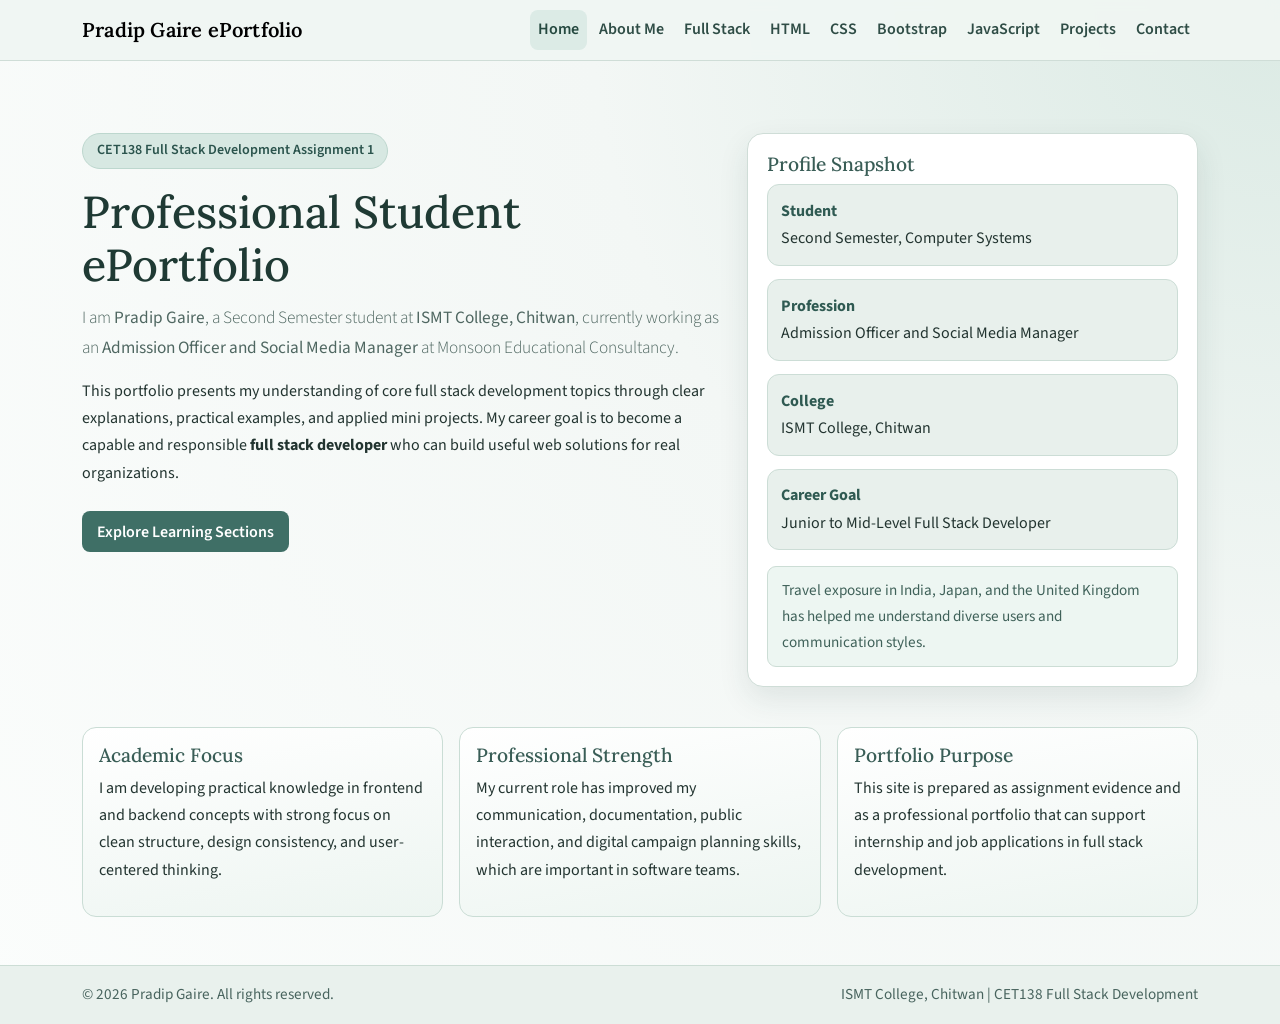
<file: cet138-portfolio/index.html>
<!doctype html>
<html lang="en">
  <head>
    <meta charset="UTF-8" />
    <meta name="viewport" content="width=device-width, initial-scale=1.0" />
    <title>Pradip Gaire | ePortfolio</title>
    <link href="https://cdn.jsdelivr.net/npm/bootstrap@5.3.3/dist/css/bootstrap.min.css" rel="stylesheet" />
    <link rel="stylesheet" href="css/style.css" />
  </head>
  <body data-page="home">
    <div class="page-wrap">
      <!-- Shared navigation used across all pages -->
      <nav class="navbar navbar-expand-lg sticky-top site-nav">
        <div class="container">
          <a class="navbar-brand brand-title" href="index.html">Pradip Gaire ePortfolio</a>
          <button class="navbar-toggler" type="button" data-bs-toggle="collapse" data-bs-target="#mainNav">
            <span class="navbar-toggler-icon"></span>
          </button>
          <div class="collapse navbar-collapse" id="mainNav">
            <ul class="navbar-nav ms-auto gap-lg-1">
              <li class="nav-item"><a class="nav-link" data-nav="home" href="index.html">Home</a></li>
              <li class="nav-item"><a class="nav-link" data-nav="about" href="pages/about.html">About Me</a></li>
              <li class="nav-item"><a class="nav-link" data-nav="fullstack" href="pages/full-stack.html">Full Stack</a></li>
              <li class="nav-item"><a class="nav-link" data-nav="html" href="pages/html.html">HTML</a></li>
              <li class="nav-item"><a class="nav-link" data-nav="css" href="pages/css.html">CSS</a></li>
              <li class="nav-item"><a class="nav-link" data-nav="bootstrap" href="pages/bootstrap.html">Bootstrap</a></li>
              <li class="nav-item"><a class="nav-link" data-nav="javascript" href="pages/javascript.html">JavaScript</a></li>
              <li class="nav-item"><a class="nav-link" data-nav="projects" href="pages/projects.html">Projects</a></li>
              <li class="nav-item"><a class="nav-link" data-nav="contact" href="pages/contact.html">Contact</a></li>
            </ul>
          </div>
        </div>
      </nav>

      <main>
        <!-- Hero introduction section -->
        <section class="hero">
          <div class="container">
            <div class="row g-4 align-items-start">
              <div class="col-lg-7 reveal">
                <span class="badge-soft">CET138 Full Stack Development Assignment 1</span>
                <h1 class="mt-3">Professional Student ePortfolio</h1>
                <p class="lead mb-3">
                  I am <strong>Pradip Gaire</strong>, a Second Semester student at <strong>ISMT College, Chitwan</strong>,
                  currently working as an <strong>Admission Officer and Social Media Manager</strong> at Monsoon
                  Educational Consultancy.
                </p>
                <p>
                  This portfolio presents my understanding of core full stack development topics through clear explanations,
                  practical examples, and applied mini projects. My career goal is to become a capable and responsible
                  <strong>full stack developer</strong> who can build useful web solutions for real organizations.
                </p>
                <a class="btn btn-academic mt-2" href="pages/full-stack.html">Explore Learning Sections</a>
              </div>
              <div class="col-lg-5 reveal">
                <div class="panel">
                  <h2 class="sub-title">Profile Snapshot</h2>
                  <div class="fact-list">
                    <div class="fact"><strong>Student</strong>Second Semester, Computer Systems</div>
                    <div class="fact"><strong>Profession</strong>Admission Officer and Social Media Manager</div>
                    <div class="fact"><strong>College</strong>ISMT College, Chitwan</div>
                    <div class="fact"><strong>Career Goal</strong>Junior to Mid-Level Full Stack Developer</div>
                  </div>
                  <p class="inline-note mt-3 mb-0">
                    Travel exposure in India, Japan, and the United Kingdom has helped me understand diverse users and
                    communication styles.
                  </p>
                </div>
              </div>
            </div>
          </div>
        </section>

        <section class="pb-5">
          <div class="container">
            <div class="row g-3">
              <div class="col-md-4 reveal">
                <article class="soft-card">
                  <h3 class="sub-title">Academic Focus</h3>
                  <p>
                    I am developing practical knowledge in frontend and backend concepts with strong focus on clean
                    structure, design consistency, and user-centered thinking.
                  </p>
                </article>
              </div>
              <div class="col-md-4 reveal">
                <article class="soft-card">
                  <h3 class="sub-title">Professional Strength</h3>
                  <p>
                    My current role has improved my communication, documentation, public interaction, and digital
                    campaign planning skills, which are important in software teams.
                  </p>
                </article>
              </div>
              <div class="col-md-4 reveal">
                <article class="soft-card">
                  <h3 class="sub-title">Portfolio Purpose</h3>
                  <p>
                    This site is prepared as assignment evidence and as a professional portfolio that can support
                    internship and job applications in full stack development.
                  </p>
                </article>
              </div>
            </div>
          </div>
        </section>

      </main>

      <!-- Shared footer -->
      <footer class="site-footer">
        <div class="container d-flex flex-wrap justify-content-between gap-2">
          <span>&copy; <span class="year"></span> Pradip Gaire. All rights reserved.</span>
          <span>ISMT College, Chitwan | CET138 Full Stack Development</span>
        </div>
      </footer>
    </div>

    <script src="https://cdn.jsdelivr.net/npm/bootstrap@5.3.3/dist/js/bootstrap.bundle.min.js"></script>
    <script src="js/main.js"></script>
  </body>
</html>
</file>
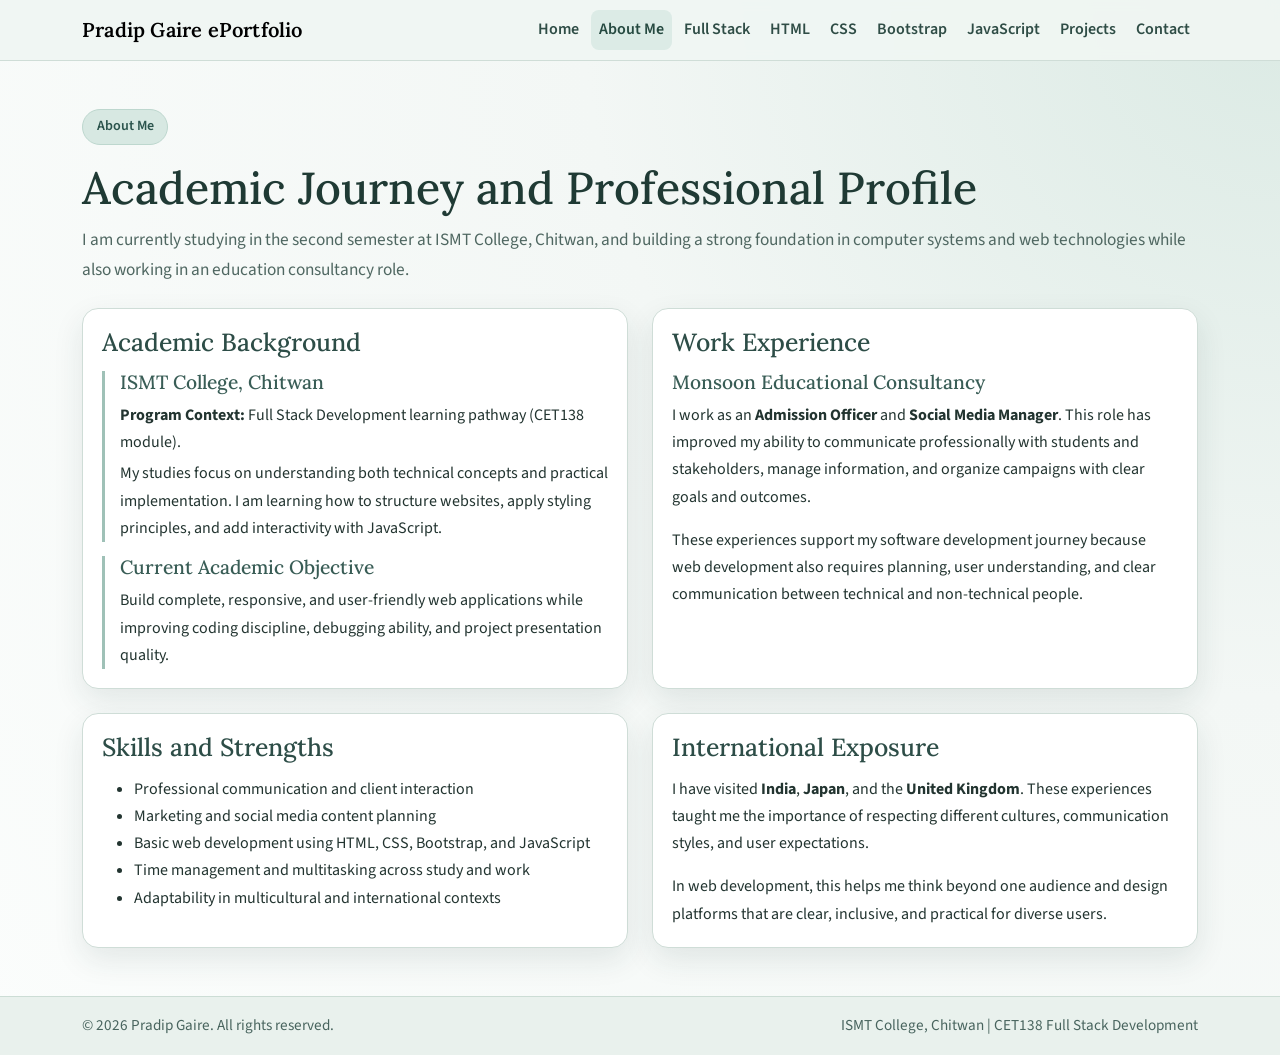
<file: cet138-portfolio/pages/about.html>
<!doctype html>
<html lang="en">
  <head>
    <meta charset="UTF-8" />
    <meta name="viewport" content="width=device-width, initial-scale=1.0" />
    <title>About Me | Pradip Gaire ePortfolio</title>
    <link href="https://cdn.jsdelivr.net/npm/bootstrap@5.3.3/dist/css/bootstrap.min.css" rel="stylesheet" />
    <link rel="stylesheet" href="../css/style.css" />
  </head>
  <body data-page="about">
    <div class="page-wrap">
      <nav class="navbar navbar-expand-lg sticky-top site-nav">
        <div class="container">
          <a class="navbar-brand brand-title" href="../index.html">Pradip Gaire ePortfolio</a>
          <button class="navbar-toggler" type="button" data-bs-toggle="collapse" data-bs-target="#mainNav">
            <span class="navbar-toggler-icon"></span>
          </button>
          <div class="collapse navbar-collapse" id="mainNav">
            <ul class="navbar-nav ms-auto gap-lg-1">
              <li class="nav-item"><a class="nav-link" data-nav="home" href="../index.html">Home</a></li>
              <li class="nav-item"><a class="nav-link" data-nav="about" href="about.html">About Me</a></li>
              <li class="nav-item"><a class="nav-link" data-nav="fullstack" href="full-stack.html">Full Stack</a></li>
              <li class="nav-item"><a class="nav-link" data-nav="html" href="html.html">HTML</a></li>
              <li class="nav-item"><a class="nav-link" data-nav="css" href="css.html">CSS</a></li>
              <li class="nav-item"><a class="nav-link" data-nav="bootstrap" href="bootstrap.html">Bootstrap</a></li>
              <li class="nav-item"><a class="nav-link" data-nav="javascript" href="javascript.html">JavaScript</a></li>
              <li class="nav-item"><a class="nav-link" data-nav="projects" href="projects.html">Projects</a></li>
              <li class="nav-item"><a class="nav-link" data-nav="contact" href="contact.html">Contact</a></li>
            </ul>
          </div>
        </div>
      </nav>

      <main class="py-4 py-lg-5">
        <div class="container">
          <header class="page-heading reveal mb-4">
            <span class="badge-soft">About Me</span>
            <h1 class="mt-3">Academic Journey and Professional Profile</h1>
            <p>
              I am currently studying in the second semester at ISMT College, Chitwan, and building a strong foundation in
              computer systems and web technologies while also working in an education consultancy role.
            </p>
          </header>

          <div class="row g-4">
            <div class="col-lg-6 reveal">
              <section class="panel h-100">
                <h2 class="section-title">Academic Background</h2>
                <div class="timeline-item">
                  <h3 class="sub-title">ISMT College, Chitwan</h3>
                  <p class="mb-1"><strong>Program Context:</strong> Full Stack Development learning pathway (CET138 module).</p>
                  <p class="mb-0">
                    My studies focus on understanding both technical concepts and practical implementation. I am learning how
                    to structure websites, apply styling principles, and add interactivity with JavaScript.
                  </p>
                </div>
                <div class="timeline-item mb-0">
                  <h3 class="sub-title">Current Academic Objective</h3>
                  <p class="mb-0">
                    Build complete, responsive, and user-friendly web applications while improving coding discipline,
                    debugging ability, and project presentation quality.
                  </p>
                </div>
              </section>
            </div>

            <div class="col-lg-6 reveal">
              <section class="panel h-100">
                <h2 class="section-title">Work Experience</h2>
                <h3 class="sub-title">Monsoon Educational Consultancy</h3>
                <p>
                  I work as an <strong>Admission Officer</strong> and <strong>Social Media Manager</strong>. This role has
                  improved my ability to communicate professionally with students and stakeholders, manage information, and
                  organize campaigns with clear goals and outcomes.
                </p>
                <p class="mb-0">
                  These experiences support my software development journey because web development also requires planning,
                  user understanding, and clear communication between technical and non-technical people.
                </p>
              </section>
            </div>

            <div class="col-lg-6 reveal">
              <section class="panel h-100">
                <h2 class="section-title">Skills and Strengths</h2>
                <ul class="mb-0">
                  <li>Professional communication and client interaction</li>
                  <li>Marketing and social media content planning</li>
                  <li>Basic web development using HTML, CSS, Bootstrap, and JavaScript</li>
                  <li>Time management and multitasking across study and work</li>
                  <li>Adaptability in multicultural and international contexts</li>
                </ul>
              </section>
            </div>

            <div class="col-lg-6 reveal">
              <section class="panel h-100">
                <h2 class="section-title">International Exposure</h2>
                <p>
                  I have visited <strong>India</strong>, <strong>Japan</strong>, and the <strong>United Kingdom</strong>.
                  These experiences taught me the importance of respecting different cultures, communication styles, and user
                  expectations.
                </p>
                <p class="mb-0">
                  In web development, this helps me think beyond one audience and design platforms that are clear,
                  inclusive, and practical for diverse users.
                </p>
              </section>
            </div>
          </div>

        </div>
      </main>

      <footer class="site-footer">
        <div class="container d-flex flex-wrap justify-content-between gap-2">
          <span>&copy; <span class="year"></span> Pradip Gaire. All rights reserved.</span>
          <span>ISMT College, Chitwan | CET138 Full Stack Development</span>
        </div>
      </footer>
    </div>

    <script src="https://cdn.jsdelivr.net/npm/bootstrap@5.3.3/dist/js/bootstrap.bundle.min.js"></script>
    <script src="../js/main.js"></script>
  </body>
</html>
</file>
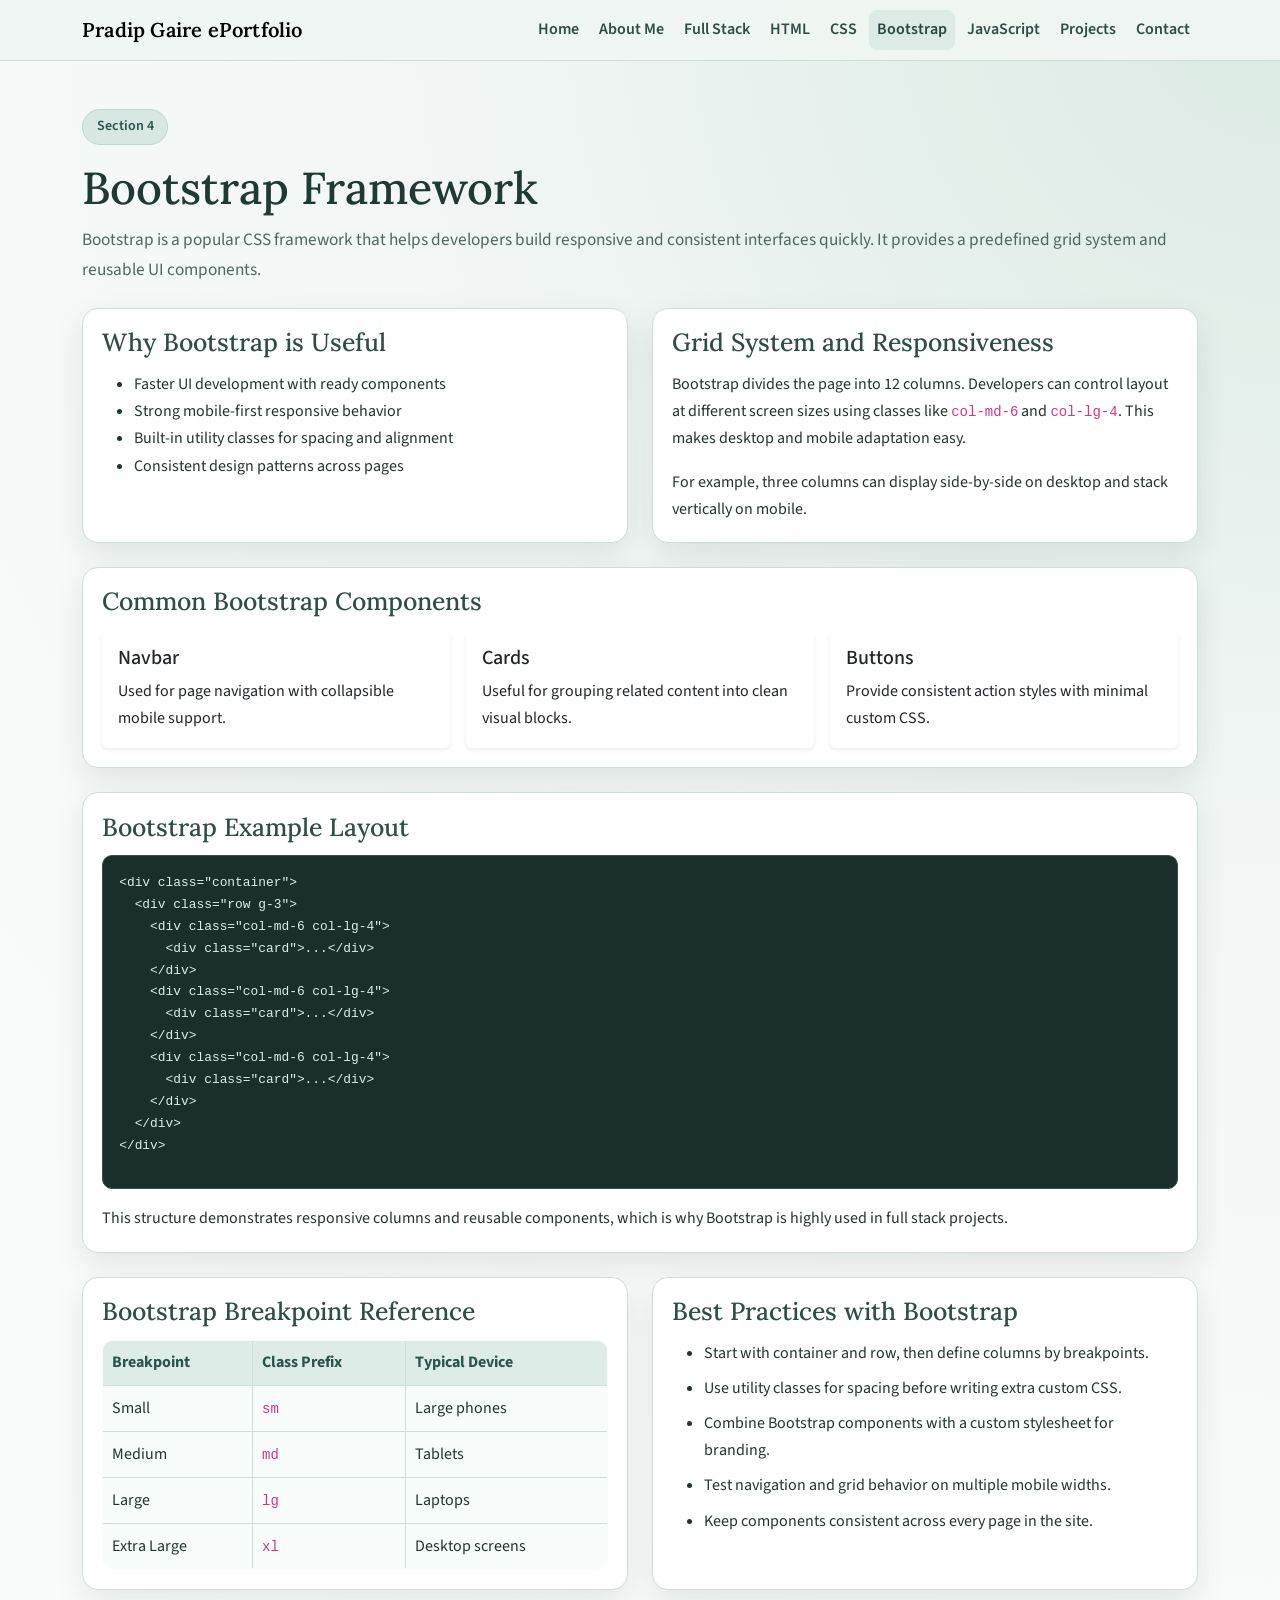
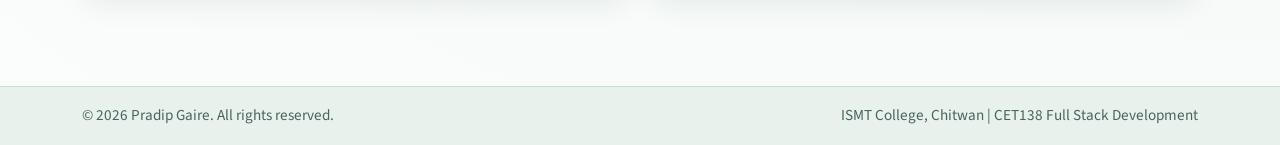
<file: cet138-portfolio/pages/bootstrap.html>
<!doctype html>
<html lang="en">
  <head>
    <meta charset="UTF-8" />
    <meta name="viewport" content="width=device-width, initial-scale=1.0" />
    <title>Bootstrap Framework | Pradip Gaire ePortfolio</title>
    <link href="https://cdn.jsdelivr.net/npm/bootstrap@5.3.3/dist/css/bootstrap.min.css" rel="stylesheet" />
    <link rel="stylesheet" href="../css/style.css" />
  </head>
  <body data-page="bootstrap">
    <div class="page-wrap">
      <nav class="navbar navbar-expand-lg sticky-top site-nav">
        <div class="container">
          <a class="navbar-brand brand-title" href="../index.html">Pradip Gaire ePortfolio</a>
          <button class="navbar-toggler" type="button" data-bs-toggle="collapse" data-bs-target="#mainNav">
            <span class="navbar-toggler-icon"></span>
          </button>
          <div class="collapse navbar-collapse" id="mainNav">
            <ul class="navbar-nav ms-auto gap-lg-1">
              <li class="nav-item"><a class="nav-link" data-nav="home" href="../index.html">Home</a></li>
              <li class="nav-item"><a class="nav-link" data-nav="about" href="about.html">About Me</a></li>
              <li class="nav-item"><a class="nav-link" data-nav="fullstack" href="full-stack.html">Full Stack</a></li>
              <li class="nav-item"><a class="nav-link" data-nav="html" href="html.html">HTML</a></li>
              <li class="nav-item"><a class="nav-link" data-nav="css" href="css.html">CSS</a></li>
              <li class="nav-item"><a class="nav-link" data-nav="bootstrap" href="bootstrap.html">Bootstrap</a></li>
              <li class="nav-item"><a class="nav-link" data-nav="javascript" href="javascript.html">JavaScript</a></li>
              <li class="nav-item"><a class="nav-link" data-nav="projects" href="projects.html">Projects</a></li>
              <li class="nav-item"><a class="nav-link" data-nav="contact" href="contact.html">Contact</a></li>
            </ul>
          </div>
        </div>
      </nav>

      <main class="py-4 py-lg-5">
        <div class="container">
          <header class="page-heading reveal mb-4">
            <span class="badge-soft">Section 4</span>
            <h1 class="mt-3">Bootstrap Framework</h1>
            <p>
              Bootstrap is a popular CSS framework that helps developers build responsive and consistent interfaces quickly.
              It provides a predefined grid system and reusable UI components.
            </p>
          </header>

          <section class="row g-4 mb-4">
            <div class="col-lg-6 reveal">
              <article class="panel h-100">
                <h2 class="section-title">Why Bootstrap is Useful</h2>
                <ul class="mb-0">
                  <li>Faster UI development with ready components</li>
                  <li>Strong mobile-first responsive behavior</li>
                  <li>Built-in utility classes for spacing and alignment</li>
                  <li>Consistent design patterns across pages</li>
                </ul>
              </article>
            </div>
            <div class="col-lg-6 reveal">
              <article class="panel h-100">
                <h2 class="section-title">Grid System and Responsiveness</h2>
                <p>
                  Bootstrap divides the page into 12 columns. Developers can control layout at different screen sizes using
                  classes like <code>col-md-6</code> and <code>col-lg-4</code>. This makes desktop and mobile adaptation easy.
                </p>
                <p class="mb-0">
                  For example, three columns can display side-by-side on desktop and stack vertically on mobile.
                </p>
              </article>
            </div>
          </section>

          <section class="panel reveal mb-4">
            <h2 class="section-title">Common Bootstrap Components</h2>
            <div class="row g-3">
              <div class="col-md-4">
                <div class="card h-100 border-0 shadow-sm">
                  <div class="card-body">
                    <h3 class="h5">Navbar</h3>
                    <p class="mb-0">Used for page navigation with collapsible mobile support.</p>
                  </div>
                </div>
              </div>
              <div class="col-md-4">
                <div class="card h-100 border-0 shadow-sm">
                  <div class="card-body">
                    <h3 class="h5">Cards</h3>
                    <p class="mb-0">Useful for grouping related content into clean visual blocks.</p>
                  </div>
                </div>
              </div>
              <div class="col-md-4">
                <div class="card h-100 border-0 shadow-sm">
                  <div class="card-body">
                    <h3 class="h5">Buttons</h3>
                    <p class="mb-0">Provide consistent action styles with minimal custom CSS.</p>
                  </div>
                </div>
              </div>
            </div>
          </section>

          <section class="panel reveal">
            <h2 class="section-title">Bootstrap Example Layout</h2>
            <div class="code-box">
<pre><code>&lt;div class="container"&gt;
  &lt;div class="row g-3"&gt;
    &lt;div class="col-md-6 col-lg-4"&gt;
      &lt;div class="card"&gt;...&lt;/div&gt;
    &lt;/div&gt;
    &lt;div class="col-md-6 col-lg-4"&gt;
      &lt;div class="card"&gt;...&lt;/div&gt;
    &lt;/div&gt;
    &lt;div class="col-md-6 col-lg-4"&gt;
      &lt;div class="card"&gt;...&lt;/div&gt;
    &lt;/div&gt;
  &lt;/div&gt;
&lt;/div&gt;</code></pre>
            </div>
            <p class="mt-3 mb-0">
              This structure demonstrates responsive columns and reusable components, which is why Bootstrap is highly used
              in full stack projects.
            </p>
          </section>

          <section class="long-section mt-4">
            <div class="row g-4">
              <div class="col-lg-6 reveal">
                <article class="panel h-100">
                  <h2 class="section-title">Bootstrap Breakpoint Reference</h2>
                  <div class="table-responsive">
                    <table class="compact-table">
                      <thead>
                        <tr>
                          <th>Breakpoint</th>
                          <th>Class Prefix</th>
                          <th>Typical Device</th>
                        </tr>
                      </thead>
                      <tbody>
                        <tr><td>Small</td><td><code>sm</code></td><td>Large phones</td></tr>
                        <tr><td>Medium</td><td><code>md</code></td><td>Tablets</td></tr>
                        <tr><td>Large</td><td><code>lg</code></td><td>Laptops</td></tr>
                        <tr><td>Extra Large</td><td><code>xl</code></td><td>Desktop screens</td></tr>
                      </tbody>
                    </table>
                  </div>
                </article>
              </div>
              <div class="col-lg-6 reveal">
                <article class="panel h-100">
                  <h2 class="section-title">Best Practices with Bootstrap</h2>
                  <ul class="mb-0 study-list">
                    <li>Start with container and row, then define columns by breakpoints.</li>
                    <li>Use utility classes for spacing before writing extra custom CSS.</li>
                    <li>Combine Bootstrap components with a custom stylesheet for branding.</li>
                    <li>Test navigation and grid behavior on multiple mobile widths.</li>
                    <li>Keep components consistent across every page in the site.</li>
                  </ul>
                </article>
              </div>
            </div>
          </section>
        </div>
      </main>

      <footer class="site-footer">
        <div class="container d-flex flex-wrap justify-content-between gap-2">
          <span>&copy; <span class="year"></span> Pradip Gaire. All rights reserved.</span>
          <span>ISMT College, Chitwan | CET138 Full Stack Development</span>
        </div>
      </footer>
    </div>

    <script src="https://cdn.jsdelivr.net/npm/bootstrap@5.3.3/dist/js/bootstrap.bundle.min.js"></script>
    <script src="../js/main.js"></script>
  </body>
</html>
</file>
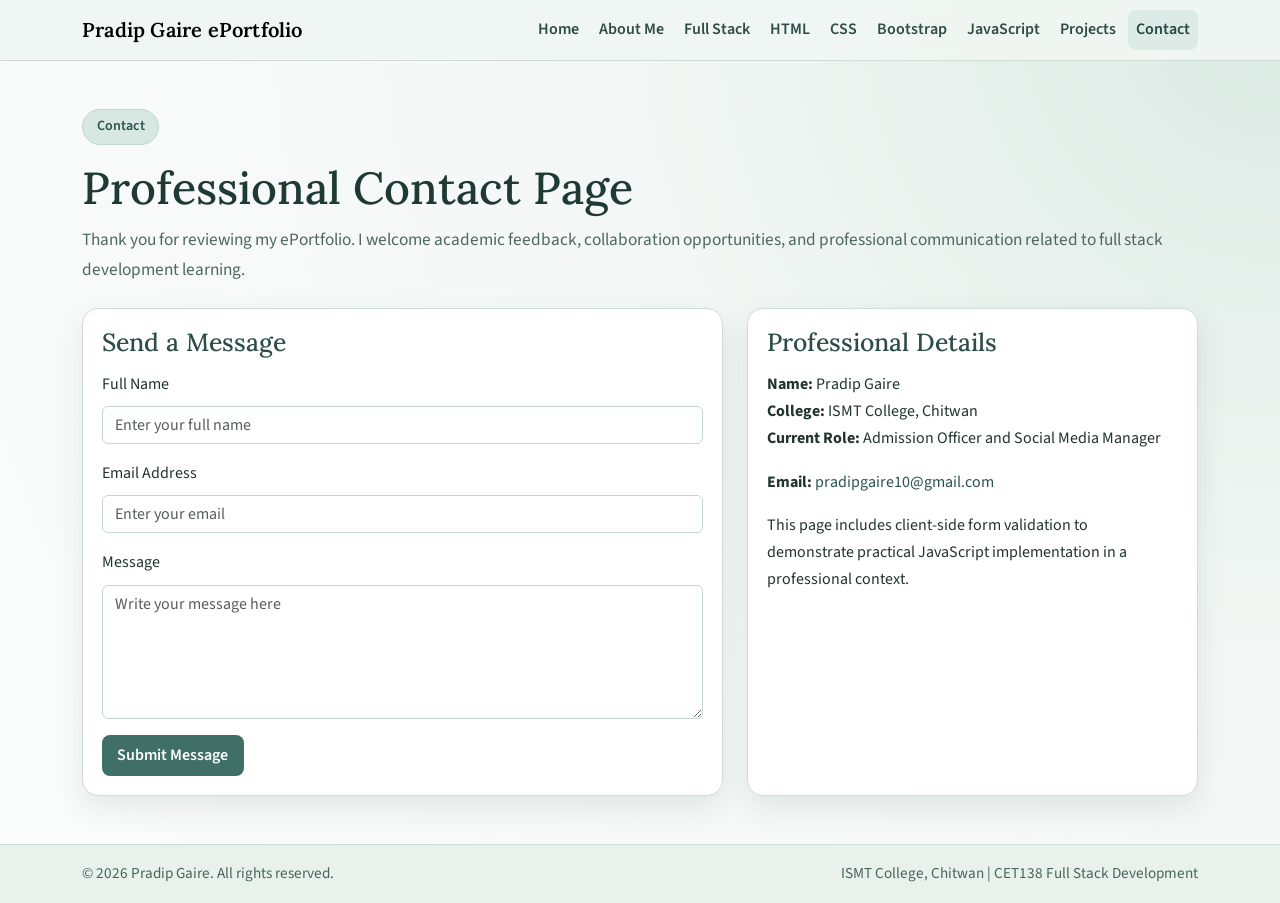
<file: cet138-portfolio/pages/contact.html>
<!doctype html>
<html lang="en">
  <head>
    <meta charset="UTF-8" />
    <meta name="viewport" content="width=device-width, initial-scale=1.0" />
    <title>Contact | Pradip Gaire ePortfolio</title>
    <link href="https://cdn.jsdelivr.net/npm/bootstrap@5.3.3/dist/css/bootstrap.min.css" rel="stylesheet" />
    <link rel="stylesheet" href="../css/style.css" />
  </head>
  <body data-page="contact">
    <div class="page-wrap">
      <nav class="navbar navbar-expand-lg sticky-top site-nav">
        <div class="container">
          <a class="navbar-brand brand-title" href="../index.html">Pradip Gaire ePortfolio</a>
          <button class="navbar-toggler" type="button" data-bs-toggle="collapse" data-bs-target="#mainNav">
            <span class="navbar-toggler-icon"></span>
          </button>
          <div class="collapse navbar-collapse" id="mainNav">
            <ul class="navbar-nav ms-auto gap-lg-1">
              <li class="nav-item"><a class="nav-link" data-nav="home" href="../index.html">Home</a></li>
              <li class="nav-item"><a class="nav-link" data-nav="about" href="about.html">About Me</a></li>
              <li class="nav-item"><a class="nav-link" data-nav="fullstack" href="full-stack.html">Full Stack</a></li>
              <li class="nav-item"><a class="nav-link" data-nav="html" href="html.html">HTML</a></li>
              <li class="nav-item"><a class="nav-link" data-nav="css" href="css.html">CSS</a></li>
              <li class="nav-item"><a class="nav-link" data-nav="bootstrap" href="bootstrap.html">Bootstrap</a></li>
              <li class="nav-item"><a class="nav-link" data-nav="javascript" href="javascript.html">JavaScript</a></li>
              <li class="nav-item"><a class="nav-link" data-nav="projects" href="projects.html">Projects</a></li>
              <li class="nav-item"><a class="nav-link" data-nav="contact" href="contact.html">Contact</a></li>
            </ul>
          </div>
        </div>
      </nav>

      <main class="py-4 py-lg-5">
        <div class="container">
          <header class="page-heading reveal mb-4">
            <span class="badge-soft">Contact</span>
            <h1 class="mt-3">Professional Contact Page</h1>
            <p>
              Thank you for reviewing my ePortfolio. I welcome academic feedback, collaboration opportunities, and
              professional communication related to full stack development learning.
            </p>
          </header>

          <div class="row g-4">
            <div class="col-lg-7 reveal">
              <section class="panel h-100">
                <h2 class="section-title">Send a Message</h2>
                <!-- Contact form demonstration for assignment -->
                <form id="contactForm" novalidate>
                  <div class="mb-3">
                    <label for="name" class="form-label">Full Name</label>
                    <input id="name" class="form-control" type="text" placeholder="Enter your full name" />
                  </div>
                  <div class="mb-3">
                    <label for="email" class="form-label">Email Address</label>
                    <input id="email" class="form-control" type="email" placeholder="Enter your email" />
                  </div>
                  <div class="mb-3">
                    <label for="message" class="form-label">Message</label>
                    <textarea id="message" class="form-control" rows="5" placeholder="Write your message here"></textarea>
                  </div>
                  <button class="btn btn-academic" type="submit">Submit Message</button>
                  <div id="formFeedback" class="alert-soft" role="alert" aria-live="polite"></div>
                </form>
              </section>
            </div>

            <div class="col-lg-5 reveal">
              <section class="panel h-100">
                <h2 class="section-title">Professional Details</h2>
                <p>
                  <strong>Name:</strong> Pradip Gaire<br />
                  <strong>College:</strong> ISMT College, Chitwan<br />
                  <strong>Current Role:</strong> Admission Officer and Social Media Manager
                </p>
                <p>
                  <strong>Email:</strong>
                  <a href="mailto:pradipgaire10@gmail.com">pradipgaire10@gmail.com</a>
                </p>
                <p class="mb-0">
                  This page includes client-side form validation to demonstrate practical JavaScript implementation in a
                  professional context.
                </p>
              </section>
            </div>
          </div>

        </div>
      </main>

      <footer class="site-footer">
        <div class="container d-flex flex-wrap justify-content-between gap-2">
          <span>&copy; <span class="year"></span> Pradip Gaire. All rights reserved.</span>
          <span>ISMT College, Chitwan | CET138 Full Stack Development</span>
        </div>
      </footer>
    </div>

    <script src="https://cdn.jsdelivr.net/npm/bootstrap@5.3.3/dist/js/bootstrap.bundle.min.js"></script>
    <script src="../js/main.js"></script>
    <script src="../js/contact.js"></script>
  </body>
</html>
</file>
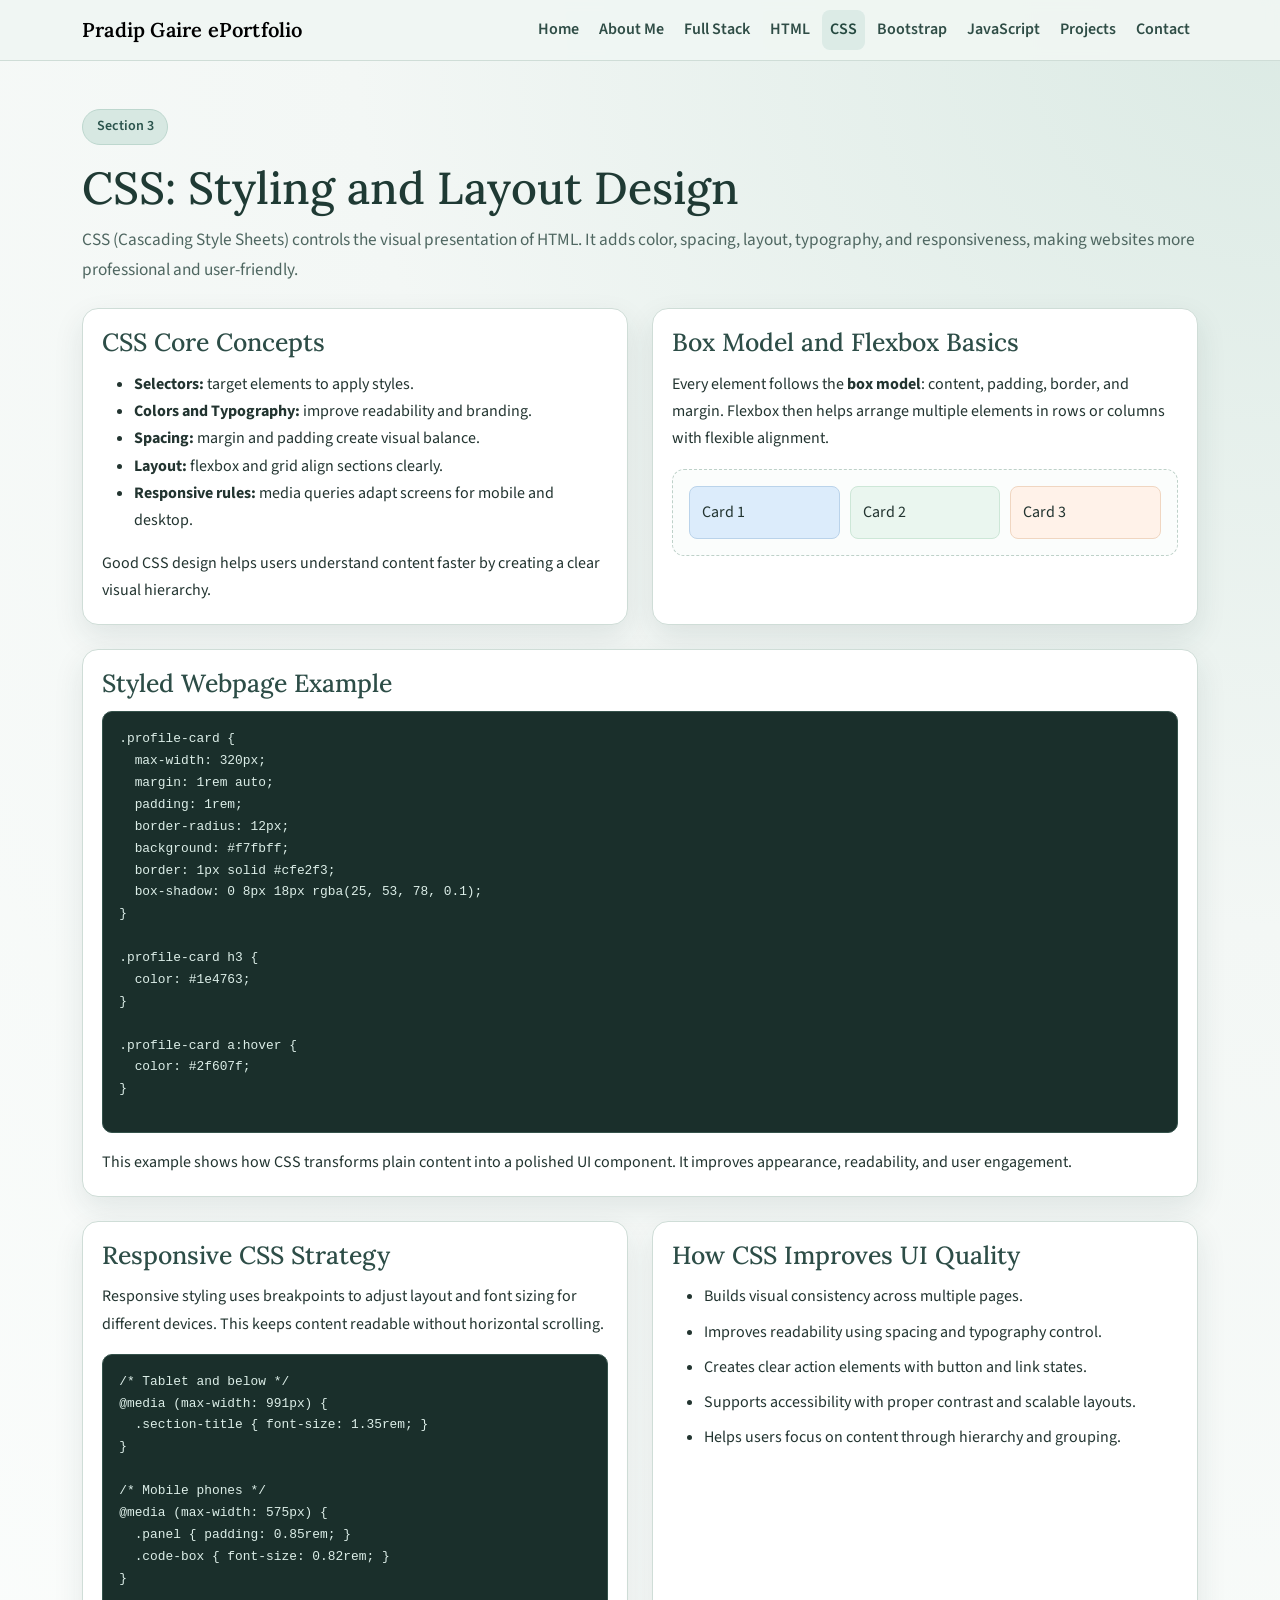
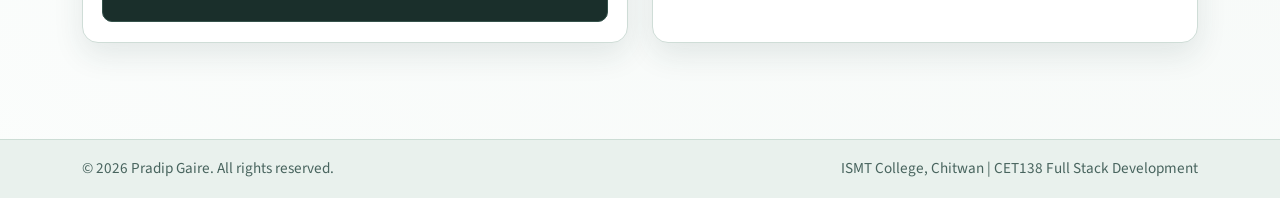
<file: cet138-portfolio/pages/css.html>
<!doctype html>
<html lang="en">
  <head>
    <meta charset="UTF-8" />
    <meta name="viewport" content="width=device-width, initial-scale=1.0" />
    <title>CSS | Pradip Gaire ePortfolio</title>
    <link href="https://cdn.jsdelivr.net/npm/bootstrap@5.3.3/dist/css/bootstrap.min.css" rel="stylesheet" />
    <link rel="stylesheet" href="../css/style.css" />
  </head>
  <body data-page="css">
    <div class="page-wrap">
      <nav class="navbar navbar-expand-lg sticky-top site-nav">
        <div class="container">
          <a class="navbar-brand brand-title" href="../index.html">Pradip Gaire ePortfolio</a>
          <button class="navbar-toggler" type="button" data-bs-toggle="collapse" data-bs-target="#mainNav">
            <span class="navbar-toggler-icon"></span>
          </button>
          <div class="collapse navbar-collapse" id="mainNav">
            <ul class="navbar-nav ms-auto gap-lg-1">
              <li class="nav-item"><a class="nav-link" data-nav="home" href="../index.html">Home</a></li>
              <li class="nav-item"><a class="nav-link" data-nav="about" href="about.html">About Me</a></li>
              <li class="nav-item"><a class="nav-link" data-nav="fullstack" href="full-stack.html">Full Stack</a></li>
              <li class="nav-item"><a class="nav-link" data-nav="html" href="html.html">HTML</a></li>
              <li class="nav-item"><a class="nav-link" data-nav="css" href="css.html">CSS</a></li>
              <li class="nav-item"><a class="nav-link" data-nav="bootstrap" href="bootstrap.html">Bootstrap</a></li>
              <li class="nav-item"><a class="nav-link" data-nav="javascript" href="javascript.html">JavaScript</a></li>
              <li class="nav-item"><a class="nav-link" data-nav="projects" href="projects.html">Projects</a></li>
              <li class="nav-item"><a class="nav-link" data-nav="contact" href="contact.html">Contact</a></li>
            </ul>
          </div>
        </div>
      </nav>

      <main class="py-4 py-lg-5">
        <div class="container">
          <header class="page-heading reveal mb-4">
            <span class="badge-soft">Section 3</span>
            <h1 class="mt-3">CSS: Styling and Layout Design</h1>
            <p>
              CSS (Cascading Style Sheets) controls the visual presentation of HTML. It adds color, spacing, layout,
              typography, and responsiveness, making websites more professional and user-friendly.
            </p>
          </header>

          <section class="row g-4 mb-4">
            <div class="col-lg-6 reveal">
              <article class="panel h-100">
                <h2 class="section-title">CSS Core Concepts</h2>
                <ul>
                  <li><strong>Selectors:</strong> target elements to apply styles.</li>
                  <li><strong>Colors and Typography:</strong> improve readability and branding.</li>
                  <li><strong>Spacing:</strong> margin and padding create visual balance.</li>
                  <li><strong>Layout:</strong> flexbox and grid align sections clearly.</li>
                  <li><strong>Responsive rules:</strong> media queries adapt screens for mobile and desktop.</li>
                </ul>
                <p class="mb-0">
                  Good CSS design helps users understand content faster by creating a clear visual hierarchy.
                </p>
              </article>
            </div>
            <div class="col-lg-6 reveal">
              <article class="panel h-100">
                <h2 class="section-title">Box Model and Flexbox Basics</h2>
                <p>
                  Every element follows the <strong>box model</strong>: content, padding, border, and margin. Flexbox then
                  helps arrange multiple elements in rows or columns with flexible alignment.
                </p>
                <div class="preview-box">
                  <div style="display:flex; gap:10px; flex-wrap:wrap;">
                    <div style="background:#dcecfb; border:1px solid #bad3ea; padding:12px; border-radius:8px; flex:1 1 120px;">Card 1</div>
                    <div style="background:#eaf6ef; border:1px solid #cde7d7; padding:12px; border-radius:8px; flex:1 1 120px;">Card 2</div>
                    <div style="background:#fff2e9; border:1px solid #f0d6c1; padding:12px; border-radius:8px; flex:1 1 120px;">Card 3</div>
                  </div>
                </div>
              </article>
            </div>
          </section>

          <section class="panel reveal">
            <h2 class="section-title">Styled Webpage Example</h2>
            <div class="code-box">
<pre><code>.profile-card {
  max-width: 320px;
  margin: 1rem auto;
  padding: 1rem;
  border-radius: 12px;
  background: #f7fbff;
  border: 1px solid #cfe2f3;
  box-shadow: 0 8px 18px rgba(25, 53, 78, 0.1);
}

.profile-card h3 {
  color: #1e4763;
}

.profile-card a:hover {
  color: #2f607f;
}</code></pre>
            </div>
            <p class="mt-3 mb-0">
              This example shows how CSS transforms plain content into a polished UI component. It improves appearance,
              readability, and user engagement.
            </p>
          </section>

          <section class="long-section mt-4">
            <div class="row g-4">
              <div class="col-lg-6 reveal">
                <article class="panel h-100">
                  <h2 class="section-title">Responsive CSS Strategy</h2>
                  <p>
                    Responsive styling uses breakpoints to adjust layout and font sizing for different devices. This keeps
                    content readable without horizontal scrolling.
                  </p>
                  <div class="code-box">
<pre><code>/* Tablet and below */
@media (max-width: 991px) {
  .section-title { font-size: 1.35rem; }
}

/* Mobile phones */
@media (max-width: 575px) {
  .panel { padding: 0.85rem; }
  .code-box { font-size: 0.82rem; }
}</code></pre>
                  </div>
                </article>
              </div>
              <div class="col-lg-6 reveal">
                <article class="panel h-100">
                  <h2 class="section-title">How CSS Improves UI Quality</h2>
                  <ul class="mb-0 study-list">
                    <li>Builds visual consistency across multiple pages.</li>
                    <li>Improves readability using spacing and typography control.</li>
                    <li>Creates clear action elements with button and link states.</li>
                    <li>Supports accessibility with proper contrast and scalable layouts.</li>
                    <li>Helps users focus on content through hierarchy and grouping.</li>
                  </ul>
                </article>
              </div>
            </div>
          </section>
        </div>
      </main>

      <footer class="site-footer">
        <div class="container d-flex flex-wrap justify-content-between gap-2">
          <span>&copy; <span class="year"></span> Pradip Gaire. All rights reserved.</span>
          <span>ISMT College, Chitwan | CET138 Full Stack Development</span>
        </div>
      </footer>
    </div>

    <script src="https://cdn.jsdelivr.net/npm/bootstrap@5.3.3/dist/js/bootstrap.bundle.min.js"></script>
    <script src="../js/main.js"></script>
  </body>
</html>
</file>
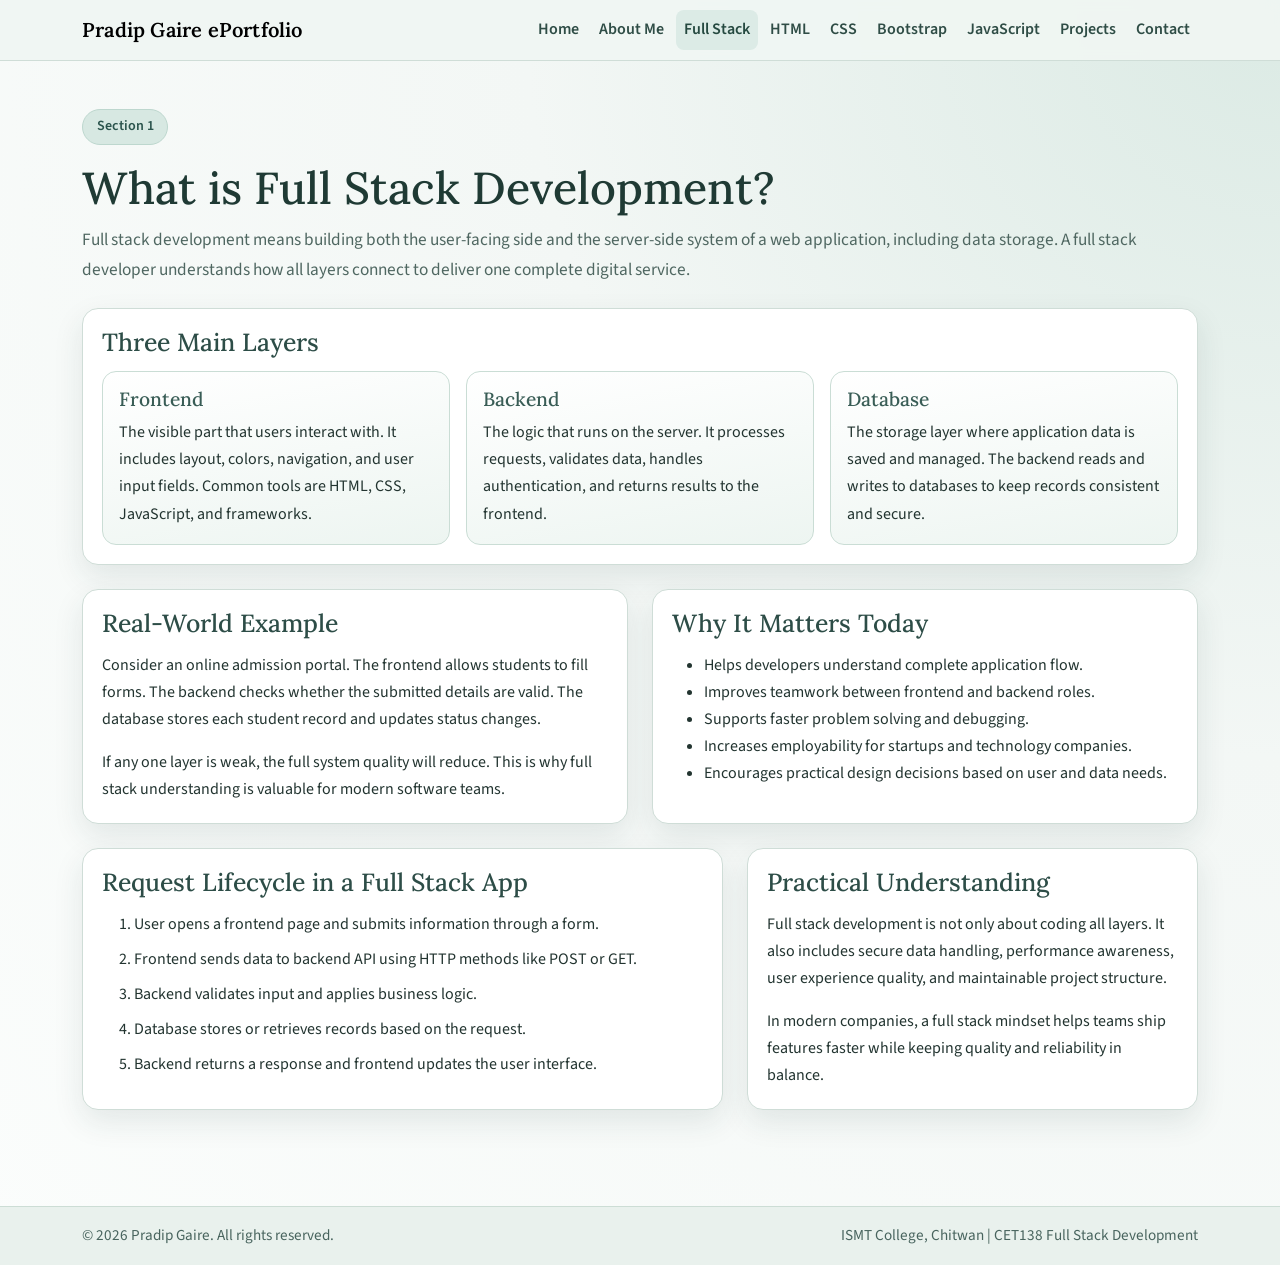
<file: cet138-portfolio/pages/full-stack.html>
<!doctype html>
<html lang="en">
  <head>
    <meta charset="UTF-8" />
    <meta name="viewport" content="width=device-width, initial-scale=1.0" />
    <title>What is Full Stack Development | Pradip Gaire ePortfolio</title>
    <link href="https://cdn.jsdelivr.net/npm/bootstrap@5.3.3/dist/css/bootstrap.min.css" rel="stylesheet" />
    <link rel="stylesheet" href="../css/style.css" />
  </head>
  <body data-page="fullstack">
    <div class="page-wrap">
      <nav class="navbar navbar-expand-lg sticky-top site-nav">
        <div class="container">
          <a class="navbar-brand brand-title" href="../index.html">Pradip Gaire ePortfolio</a>
          <button class="navbar-toggler" type="button" data-bs-toggle="collapse" data-bs-target="#mainNav">
            <span class="navbar-toggler-icon"></span>
          </button>
          <div class="collapse navbar-collapse" id="mainNav">
            <ul class="navbar-nav ms-auto gap-lg-1">
              <li class="nav-item"><a class="nav-link" data-nav="home" href="../index.html">Home</a></li>
              <li class="nav-item"><a class="nav-link" data-nav="about" href="about.html">About Me</a></li>
              <li class="nav-item"><a class="nav-link" data-nav="fullstack" href="full-stack.html">Full Stack</a></li>
              <li class="nav-item"><a class="nav-link" data-nav="html" href="html.html">HTML</a></li>
              <li class="nav-item"><a class="nav-link" data-nav="css" href="css.html">CSS</a></li>
              <li class="nav-item"><a class="nav-link" data-nav="bootstrap" href="bootstrap.html">Bootstrap</a></li>
              <li class="nav-item"><a class="nav-link" data-nav="javascript" href="javascript.html">JavaScript</a></li>
              <li class="nav-item"><a class="nav-link" data-nav="projects" href="projects.html">Projects</a></li>
              <li class="nav-item"><a class="nav-link" data-nav="contact" href="contact.html">Contact</a></li>
            </ul>
          </div>
        </div>
      </nav>

      <main class="py-4 py-lg-5">
        <div class="container">
          <header class="page-heading reveal mb-4">
            <span class="badge-soft">Section 1</span>
            <h1 class="mt-3">What is Full Stack Development?</h1>
            <p>
              Full stack development means building both the user-facing side and the server-side system of a web
              application, including data storage. A full stack developer understands how all layers connect to deliver one
              complete digital service.
            </p>
          </header>

          <section class="panel reveal mb-4">
            <h2 class="section-title">Three Main Layers</h2>
            <div class="row g-3">
              <div class="col-md-4">
                <article class="soft-card h-100">
                  <h3 class="sub-title">Frontend</h3>
                  <p class="mb-0">
                    The visible part that users interact with. It includes layout, colors, navigation, and user input fields.
                    Common tools are HTML, CSS, JavaScript, and frameworks.
                  </p>
                </article>
              </div>
              <div class="col-md-4">
                <article class="soft-card h-100">
                  <h3 class="sub-title">Backend</h3>
                  <p class="mb-0">
                    The logic that runs on the server. It processes requests, validates data, handles authentication, and
                    returns results to the frontend.
                  </p>
                </article>
              </div>
              <div class="col-md-4">
                <article class="soft-card h-100">
                  <h3 class="sub-title">Database</h3>
                  <p class="mb-0">
                    The storage layer where application data is saved and managed. The backend reads and writes to databases
                    to keep records consistent and secure.
                  </p>
                </article>
              </div>
            </div>
          </section>

          <section class="row g-4">
            <div class="col-lg-6 reveal">
              <article class="panel h-100">
                <h2 class="section-title">Real-World Example</h2>
                <p>
                  Consider an online admission portal. The frontend allows students to fill forms. The backend checks whether
                  the submitted details are valid. The database stores each student record and updates status changes.
                </p>
                <p class="mb-0">
                  If any one layer is weak, the full system quality will reduce. This is why full stack understanding is
                  valuable for modern software teams.
                </p>
              </article>
            </div>
            <div class="col-lg-6 reveal">
              <article class="panel h-100">
                <h2 class="section-title">Why It Matters Today</h2>
                <ul class="mb-0">
                  <li>Helps developers understand complete application flow.</li>
                  <li>Improves teamwork between frontend and backend roles.</li>
                  <li>Supports faster problem solving and debugging.</li>
                  <li>Increases employability for startups and technology companies.</li>
                  <li>Encourages practical design decisions based on user and data needs.</li>
                </ul>
              </article>
            </div>
          </section>

          <section class="long-section mt-4">
            <div class="row g-4">
              <div class="col-lg-7 reveal">
                <article class="panel h-100">
                  <h2 class="section-title">Request Lifecycle in a Full Stack App</h2>
                  <ol class="study-list mb-0">
                    <li>User opens a frontend page and submits information through a form.</li>
                    <li>Frontend sends data to backend API using HTTP methods like POST or GET.</li>
                    <li>Backend validates input and applies business logic.</li>
                    <li>Database stores or retrieves records based on the request.</li>
                    <li>Backend returns a response and frontend updates the user interface.</li>
                  </ol>
                </article>
              </div>
              <div class="col-lg-5 reveal">
                <article class="panel h-100">
                  <h2 class="section-title">Practical Understanding</h2>
                  <p>
                    Full stack development is not only about coding all layers. It also includes secure data handling,
                    performance awareness, user experience quality, and maintainable project structure.
                  </p>
                  <p class="mb-0">
                    In modern companies, a full stack mindset helps teams ship features faster while keeping quality and
                    reliability in balance.
                  </p>
                </article>
              </div>
            </div>
          </section>
        </div>
      </main>

      <footer class="site-footer">
        <div class="container d-flex flex-wrap justify-content-between gap-2">
          <span>&copy; <span class="year"></span> Pradip Gaire. All rights reserved.</span>
          <span>ISMT College, Chitwan | CET138 Full Stack Development</span>
        </div>
      </footer>
    </div>

    <script src="https://cdn.jsdelivr.net/npm/bootstrap@5.3.3/dist/js/bootstrap.bundle.min.js"></script>
    <script src="../js/main.js"></script>
  </body>
</html>
</file>
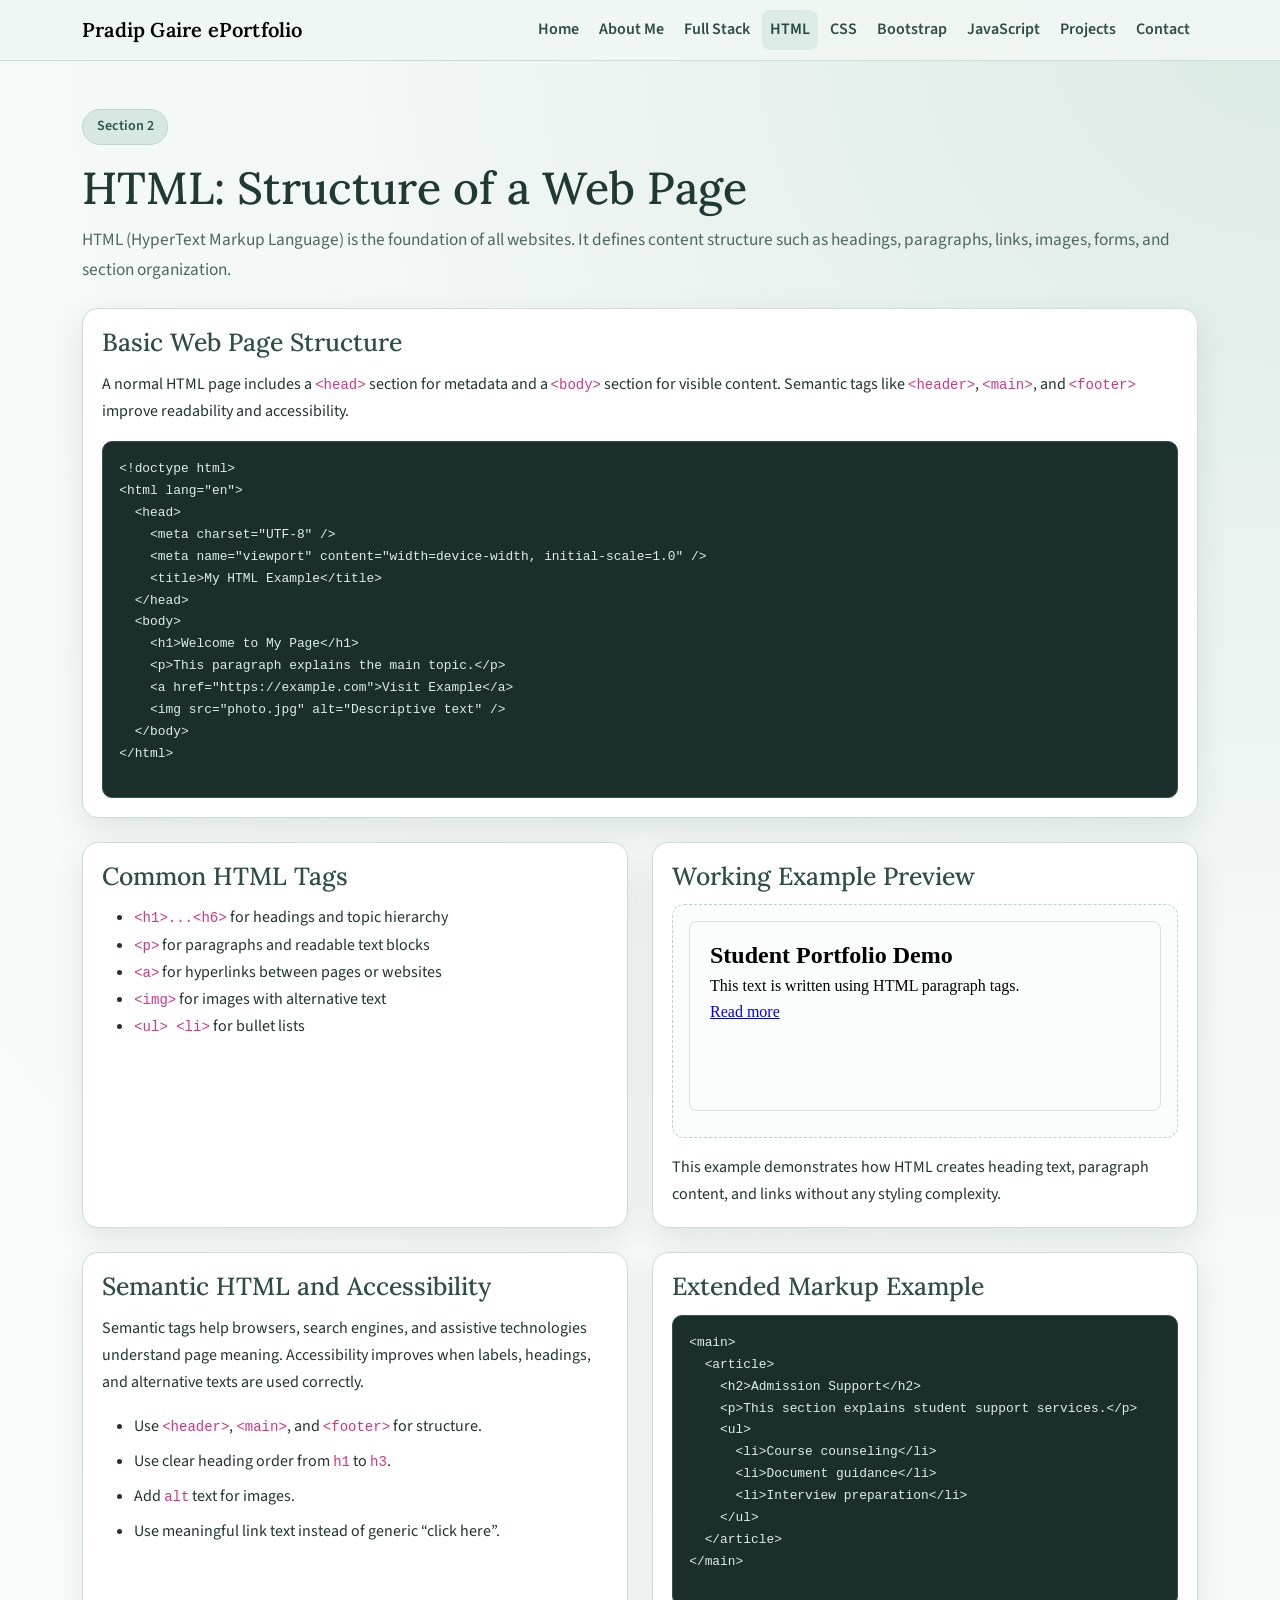
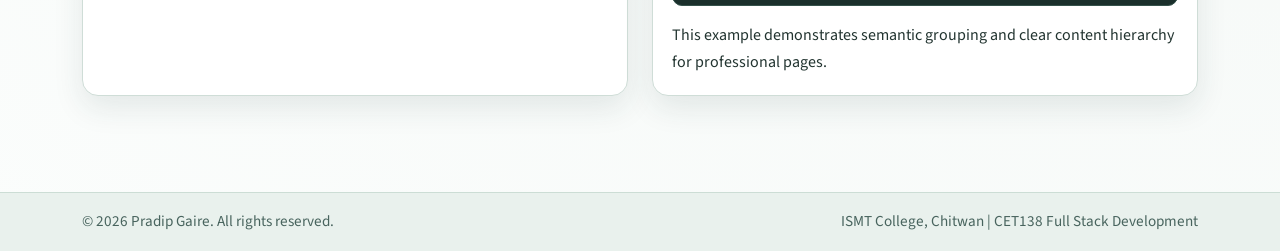
<file: cet138-portfolio/pages/html.html>
<!doctype html>
<html lang="en">
  <head>
    <meta charset="UTF-8" />
    <meta name="viewport" content="width=device-width, initial-scale=1.0" />
    <title>HTML | Pradip Gaire ePortfolio</title>
    <link href="https://cdn.jsdelivr.net/npm/bootstrap@5.3.3/dist/css/bootstrap.min.css" rel="stylesheet" />
    <link rel="stylesheet" href="../css/style.css" />
  </head>
  <body data-page="html">
    <div class="page-wrap">
      <nav class="navbar navbar-expand-lg sticky-top site-nav">
        <div class="container">
          <a class="navbar-brand brand-title" href="../index.html">Pradip Gaire ePortfolio</a>
          <button class="navbar-toggler" type="button" data-bs-toggle="collapse" data-bs-target="#mainNav">
            <span class="navbar-toggler-icon"></span>
          </button>
          <div class="collapse navbar-collapse" id="mainNav">
            <ul class="navbar-nav ms-auto gap-lg-1">
              <li class="nav-item"><a class="nav-link" data-nav="home" href="../index.html">Home</a></li>
              <li class="nav-item"><a class="nav-link" data-nav="about" href="about.html">About Me</a></li>
              <li class="nav-item"><a class="nav-link" data-nav="fullstack" href="full-stack.html">Full Stack</a></li>
              <li class="nav-item"><a class="nav-link" data-nav="html" href="html.html">HTML</a></li>
              <li class="nav-item"><a class="nav-link" data-nav="css" href="css.html">CSS</a></li>
              <li class="nav-item"><a class="nav-link" data-nav="bootstrap" href="bootstrap.html">Bootstrap</a></li>
              <li class="nav-item"><a class="nav-link" data-nav="javascript" href="javascript.html">JavaScript</a></li>
              <li class="nav-item"><a class="nav-link" data-nav="projects" href="projects.html">Projects</a></li>
              <li class="nav-item"><a class="nav-link" data-nav="contact" href="contact.html">Contact</a></li>
            </ul>
          </div>
        </div>
      </nav>

      <main class="py-4 py-lg-5">
        <div class="container">
          <header class="page-heading reveal mb-4">
            <span class="badge-soft">Section 2</span>
            <h1 class="mt-3">HTML: Structure of a Web Page</h1>
            <p>
              HTML (HyperText Markup Language) is the foundation of all websites. It defines content structure such as
              headings, paragraphs, links, images, forms, and section organization.
            </p>
          </header>

          <section class="panel reveal mb-4">
            <h2 class="section-title">Basic Web Page Structure</h2>
            <p>
              A normal HTML page includes a <code>&lt;head&gt;</code> section for metadata and a <code>&lt;body&gt;</code>
              section for visible content. Semantic tags like <code>&lt;header&gt;</code>, <code>&lt;main&gt;</code>, and
              <code>&lt;footer&gt;</code> improve readability and accessibility.
            </p>
            <div class="code-box">
<pre><code>&lt;!doctype html&gt;
&lt;html lang="en"&gt;
  &lt;head&gt;
    &lt;meta charset="UTF-8" /&gt;
    &lt;meta name="viewport" content="width=device-width, initial-scale=1.0" /&gt;
    &lt;title&gt;My HTML Example&lt;/title&gt;
  &lt;/head&gt;
  &lt;body&gt;
    &lt;h1&gt;Welcome to My Page&lt;/h1&gt;
    &lt;p&gt;This paragraph explains the main topic.&lt;/p&gt;
    &lt;a href="https://example.com"&gt;Visit Example&lt;/a&gt;
    &lt;img src="photo.jpg" alt="Descriptive text" /&gt;
  &lt;/body&gt;
&lt;/html&gt;</code></pre>
            </div>
          </section>

          <section class="row g-4">
            <div class="col-lg-6 reveal">
              <article class="panel h-100">
                <h2 class="section-title">Common HTML Tags</h2>
                <ul class="mb-0">
                  <li><code>&lt;h1&gt;...&lt;h6&gt;</code> for headings and topic hierarchy</li>
                  <li><code>&lt;p&gt;</code> for paragraphs and readable text blocks</li>
                  <li><code>&lt;a&gt;</code> for hyperlinks between pages or websites</li>
                  <li><code>&lt;img&gt;</code> for images with alternative text</li>
                  <li><code>&lt;ul&gt; &lt;li&gt;</code> for bullet lists</li>
                </ul>
              </article>
            </div>
            <div class="col-lg-6 reveal">
              <article class="panel h-100">
                <h2 class="section-title">Working Example Preview</h2>
                <div class="preview-box">
                  <iframe
                    title="HTML Demo"
                    style="width: 100%; height: 190px; border: 1px solid #cfe0ef; border-radius: 8px"
                    srcdoc="<!doctype html><html><body style='font-family: Source Sans 3, sans-serif; padding: 12px'><h2 style='margin:0 0 8px'>Student Portfolio Demo</h2><p style='margin:0 0 8px'>This text is written using HTML paragraph tags.</p><a href='#'>Read more</a></body></html>"
                  ></iframe>
                </div>
                <p class="mt-3 mb-0">
                  This example demonstrates how HTML creates heading text, paragraph content, and links without any styling
                  complexity.
                </p>
              </article>
            </div>
          </section>

          <section class="long-section mt-4">
            <div class="row g-4">
              <div class="col-lg-6 reveal">
                <article class="panel h-100">
                  <h2 class="section-title">Semantic HTML and Accessibility</h2>
                  <p>
                    Semantic tags help browsers, search engines, and assistive technologies understand page meaning.
                    Accessibility improves when labels, headings, and alternative texts are used correctly.
                  </p>
                  <ul class="mb-0 study-list">
                    <li>Use <code>&lt;header&gt;</code>, <code>&lt;main&gt;</code>, and <code>&lt;footer&gt;</code> for structure.</li>
                    <li>Use clear heading order from <code>h1</code> to <code>h3</code>.</li>
                    <li>Add <code>alt</code> text for images.</li>
                    <li>Use meaningful link text instead of generic “click here”.</li>
                  </ul>
                </article>
              </div>
              <div class="col-lg-6 reveal">
                <article class="panel h-100">
                  <h2 class="section-title">Extended Markup Example</h2>
                  <div class="code-box">
<pre><code>&lt;main&gt;
  &lt;article&gt;
    &lt;h2&gt;Admission Support&lt;/h2&gt;
    &lt;p&gt;This section explains student support services.&lt;/p&gt;
    &lt;ul&gt;
      &lt;li&gt;Course counseling&lt;/li&gt;
      &lt;li&gt;Document guidance&lt;/li&gt;
      &lt;li&gt;Interview preparation&lt;/li&gt;
    &lt;/ul&gt;
  &lt;/article&gt;
&lt;/main&gt;</code></pre>
                  </div>
                  <p class="mt-3 mb-0">
                    This example demonstrates semantic grouping and clear content hierarchy for professional pages.
                  </p>
                </article>
              </div>
            </div>
          </section>
        </div>
      </main>

      <footer class="site-footer">
        <div class="container d-flex flex-wrap justify-content-between gap-2">
          <span>&copy; <span class="year"></span> Pradip Gaire. All rights reserved.</span>
          <span>ISMT College, Chitwan | CET138 Full Stack Development</span>
        </div>
      </footer>
    </div>

    <script src="https://cdn.jsdelivr.net/npm/bootstrap@5.3.3/dist/js/bootstrap.bundle.min.js"></script>
    <script src="../js/main.js"></script>
  </body>
</html>
</file>
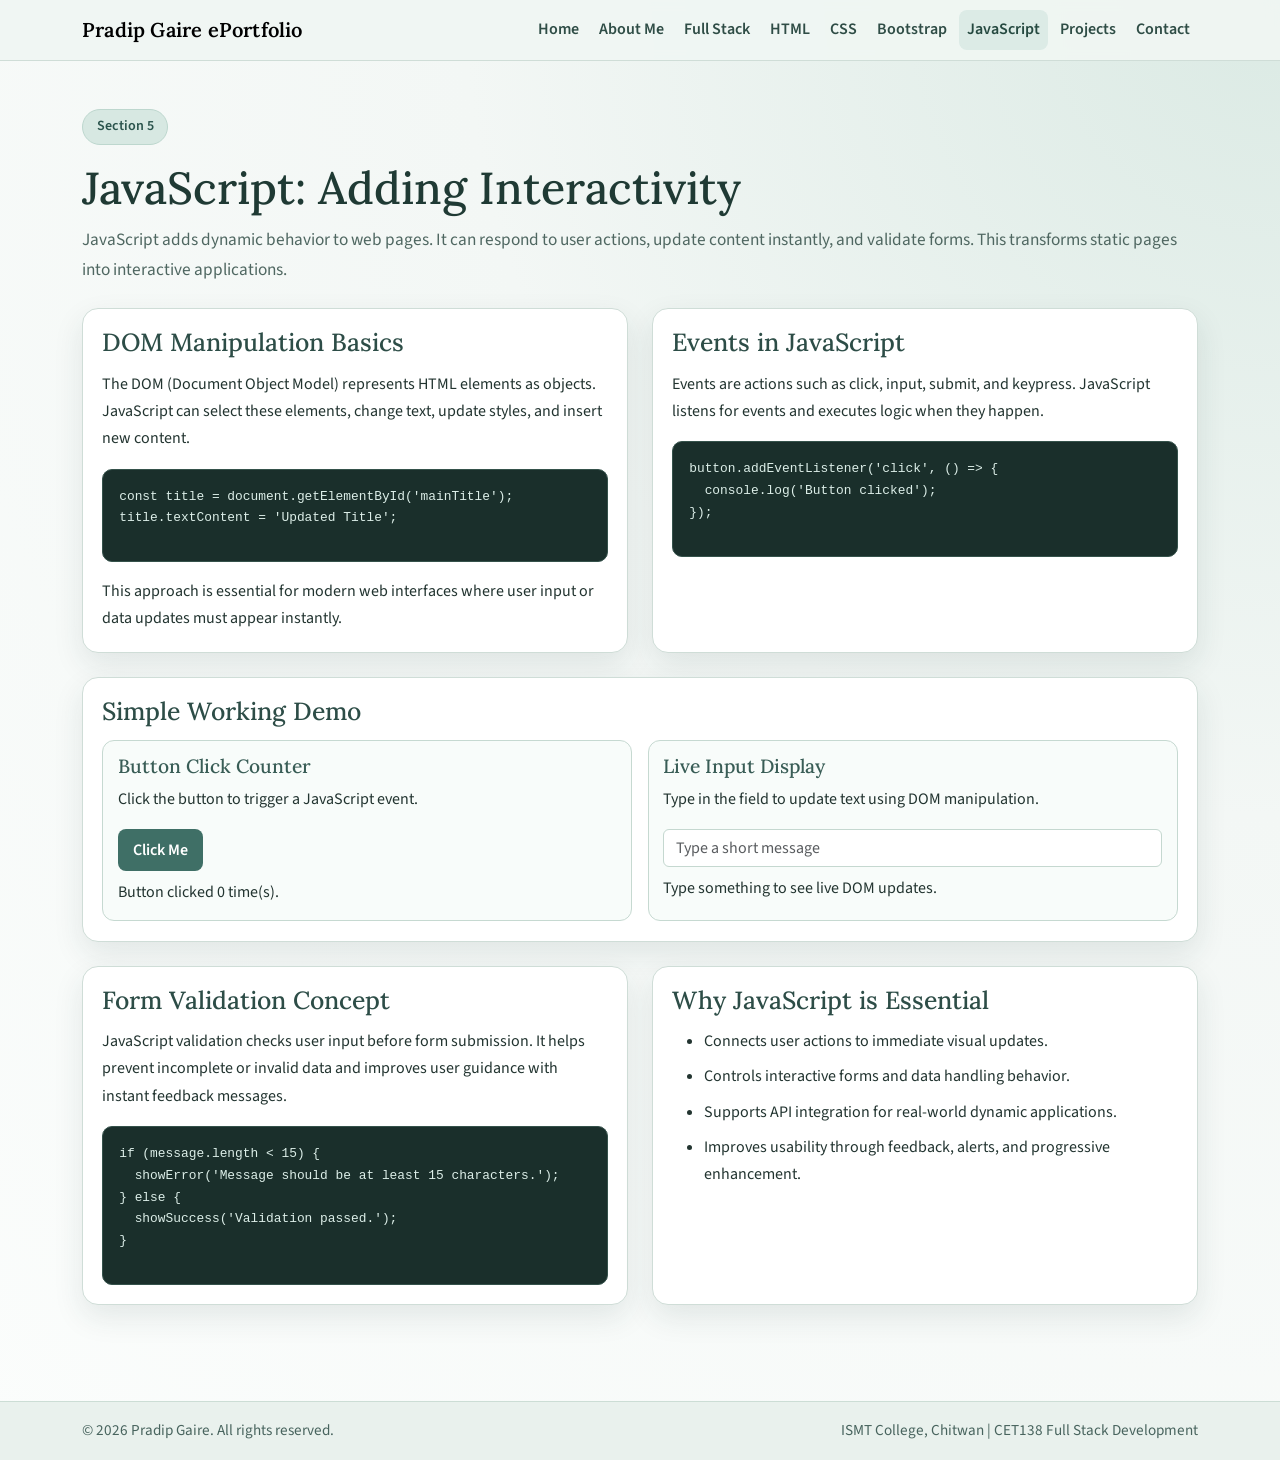
<file: cet138-portfolio/pages/javascript.html>
<!doctype html>
<html lang="en">
  <head>
    <meta charset="UTF-8" />
    <meta name="viewport" content="width=device-width, initial-scale=1.0" />
    <title>JavaScript | Pradip Gaire ePortfolio</title>
    <link href="https://cdn.jsdelivr.net/npm/bootstrap@5.3.3/dist/css/bootstrap.min.css" rel="stylesheet" />
    <link rel="stylesheet" href="../css/style.css" />
  </head>
  <body data-page="javascript">
    <div class="page-wrap">
      <nav class="navbar navbar-expand-lg sticky-top site-nav">
        <div class="container">
          <a class="navbar-brand brand-title" href="../index.html">Pradip Gaire ePortfolio</a>
          <button class="navbar-toggler" type="button" data-bs-toggle="collapse" data-bs-target="#mainNav">
            <span class="navbar-toggler-icon"></span>
          </button>
          <div class="collapse navbar-collapse" id="mainNav">
            <ul class="navbar-nav ms-auto gap-lg-1">
              <li class="nav-item"><a class="nav-link" data-nav="home" href="../index.html">Home</a></li>
              <li class="nav-item"><a class="nav-link" data-nav="about" href="about.html">About Me</a></li>
              <li class="nav-item"><a class="nav-link" data-nav="fullstack" href="full-stack.html">Full Stack</a></li>
              <li class="nav-item"><a class="nav-link" data-nav="html" href="html.html">HTML</a></li>
              <li class="nav-item"><a class="nav-link" data-nav="css" href="css.html">CSS</a></li>
              <li class="nav-item"><a class="nav-link" data-nav="bootstrap" href="bootstrap.html">Bootstrap</a></li>
              <li class="nav-item"><a class="nav-link" data-nav="javascript" href="javascript.html">JavaScript</a></li>
              <li class="nav-item"><a class="nav-link" data-nav="projects" href="projects.html">Projects</a></li>
              <li class="nav-item"><a class="nav-link" data-nav="contact" href="contact.html">Contact</a></li>
            </ul>
          </div>
        </div>
      </nav>

      <main class="py-4 py-lg-5">
        <div class="container">
          <header class="page-heading reveal mb-4">
            <span class="badge-soft">Section 5</span>
            <h1 class="mt-3">JavaScript: Adding Interactivity</h1>
            <p>
              JavaScript adds dynamic behavior to web pages. It can respond to user actions, update content instantly, and
              validate forms. This transforms static pages into interactive applications.
            </p>
          </header>

          <section class="row g-4 mb-4">
            <div class="col-lg-6 reveal">
              <article class="panel h-100">
                <h2 class="section-title">DOM Manipulation Basics</h2>
                <p>
                  The DOM (Document Object Model) represents HTML elements as objects. JavaScript can select these elements,
                  change text, update styles, and insert new content.
                </p>
                <div class="code-box">
<pre><code>const title = document.getElementById('mainTitle');
title.textContent = 'Updated Title';</code></pre>
                </div>
                <p class="mt-3 mb-0">
                  This approach is essential for modern web interfaces where user input or data updates must appear instantly.
                </p>
              </article>
            </div>
            <div class="col-lg-6 reveal">
              <article class="panel h-100">
                <h2 class="section-title">Events in JavaScript</h2>
                <p>
                  Events are actions such as click, input, submit, and keypress. JavaScript listens for events and executes
                  logic when they happen.
                </p>
                <div class="code-box">
<pre><code>button.addEventListener('click', () =&gt; {
  console.log('Button clicked');
});</code></pre>
                </div>
              </article>
            </div>
          </section>

          <section class="panel reveal">
            <h2 class="section-title">Simple Working Demo</h2>
            <div class="row g-3">
              <div class="col-md-6">
                <div class="project-demo h-100">
                  <h3 class="sub-title">Button Click Counter</h3>
                  <p>Click the button to trigger a JavaScript event.</p>
                  <button id="jsDemoBtn" class="btn btn-academic">Click Me</button>
                  <p id="jsDemoCount" class="mt-2 mb-0">Button clicked 0 time(s).</p>
                </div>
              </div>
              <div class="col-md-6">
                <div class="project-demo h-100">
                  <h3 class="sub-title">Live Input Display</h3>
                  <p>Type in the field to update text using DOM manipulation.</p>
                  <input id="liveInput" class="form-control" type="text" placeholder="Type a short message" />
                  <p id="liveOutput" class="mt-2 mb-0">Type something to see live DOM updates.</p>
                </div>
              </div>
            </div>
          </section>

          <section class="long-section mt-4">
            <div class="row g-4">
              <div class="col-lg-6 reveal">
                <article class="panel h-100">
                  <h2 class="section-title">Form Validation Concept</h2>
                  <p>
                    JavaScript validation checks user input before form submission. It helps prevent incomplete or invalid
                    data and improves user guidance with instant feedback messages.
                  </p>
                  <div class="code-box">
<pre><code>if (message.length < 15) {
  showError('Message should be at least 15 characters.');
} else {
  showSuccess('Validation passed.');
}</code></pre>
                  </div>
                </article>
              </div>
              <div class="col-lg-6 reveal">
                <article class="panel h-100">
                  <h2 class="section-title">Why JavaScript is Essential</h2>
                  <ul class="mb-0 study-list">
                    <li>Connects user actions to immediate visual updates.</li>
                    <li>Controls interactive forms and data handling behavior.</li>
                    <li>Supports API integration for real-world dynamic applications.</li>
                    <li>Improves usability through feedback, alerts, and progressive enhancement.</li>
                  </ul>
                </article>
              </div>
            </div>
          </section>
        </div>
      </main>

      <footer class="site-footer">
        <div class="container d-flex flex-wrap justify-content-between gap-2">
          <span>&copy; <span class="year"></span> Pradip Gaire. All rights reserved.</span>
          <span>ISMT College, Chitwan | CET138 Full Stack Development</span>
        </div>
      </footer>
    </div>

    <script src="https://cdn.jsdelivr.net/npm/bootstrap@5.3.3/dist/js/bootstrap.bundle.min.js"></script>
    <script src="../js/main.js"></script>
  </body>
</html>
</file>
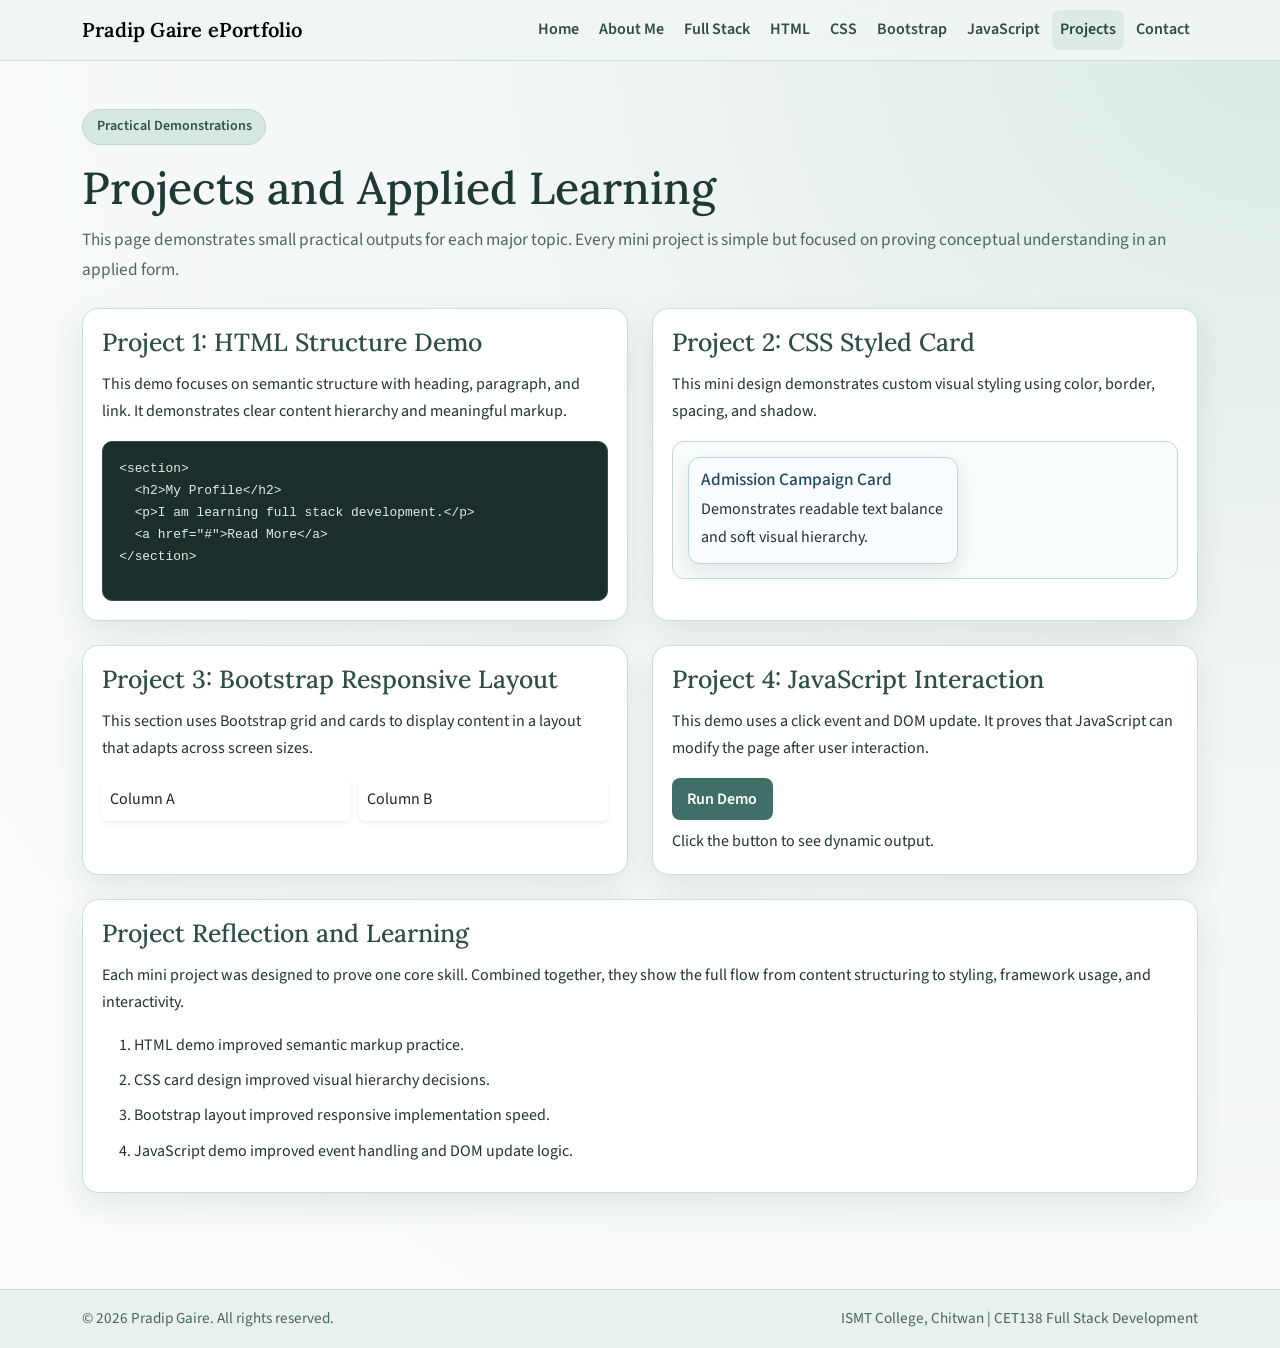
<file: cet138-portfolio/pages/projects.html>
<!doctype html>
<html lang="en">
  <head>
    <meta charset="UTF-8" />
    <meta name="viewport" content="width=device-width, initial-scale=1.0" />
    <title>Projects | Pradip Gaire ePortfolio</title>
    <link href="https://cdn.jsdelivr.net/npm/bootstrap@5.3.3/dist/css/bootstrap.min.css" rel="stylesheet" />
    <link rel="stylesheet" href="../css/style.css" />
  </head>
  <body data-page="projects">
    <div class="page-wrap">
      <nav class="navbar navbar-expand-lg sticky-top site-nav">
        <div class="container">
          <a class="navbar-brand brand-title" href="../index.html">Pradip Gaire ePortfolio</a>
          <button class="navbar-toggler" type="button" data-bs-toggle="collapse" data-bs-target="#mainNav">
            <span class="navbar-toggler-icon"></span>
          </button>
          <div class="collapse navbar-collapse" id="mainNav">
            <ul class="navbar-nav ms-auto gap-lg-1">
              <li class="nav-item"><a class="nav-link" data-nav="home" href="../index.html">Home</a></li>
              <li class="nav-item"><a class="nav-link" data-nav="about" href="about.html">About Me</a></li>
              <li class="nav-item"><a class="nav-link" data-nav="fullstack" href="full-stack.html">Full Stack</a></li>
              <li class="nav-item"><a class="nav-link" data-nav="html" href="html.html">HTML</a></li>
              <li class="nav-item"><a class="nav-link" data-nav="css" href="css.html">CSS</a></li>
              <li class="nav-item"><a class="nav-link" data-nav="bootstrap" href="bootstrap.html">Bootstrap</a></li>
              <li class="nav-item"><a class="nav-link" data-nav="javascript" href="javascript.html">JavaScript</a></li>
              <li class="nav-item"><a class="nav-link" data-nav="projects" href="projects.html">Projects</a></li>
              <li class="nav-item"><a class="nav-link" data-nav="contact" href="contact.html">Contact</a></li>
            </ul>
          </div>
        </div>
      </nav>

      <main class="py-4 py-lg-5">
        <div class="container">
          <header class="page-heading reveal mb-4">
            <span class="badge-soft">Practical Demonstrations</span>
            <h1 class="mt-3">Projects and Applied Learning</h1>
            <p>
              This page demonstrates small practical outputs for each major topic. Every mini project is simple but focused
              on proving conceptual understanding in an applied form.
            </p>
          </header>

          <div class="row g-4">
            <div class="col-lg-6 reveal">
              <article class="panel h-100">
                <h2 class="section-title">Project 1: HTML Structure Demo</h2>
                <p>
                  This demo focuses on semantic structure with heading, paragraph, and link. It demonstrates clear content
                  hierarchy and meaningful markup.
                </p>
                <div class="code-box">
<pre><code>&lt;section&gt;
  &lt;h2&gt;My Profile&lt;/h2&gt;
  &lt;p&gt;I am learning full stack development.&lt;/p&gt;
  &lt;a href="#"&gt;Read More&lt;/a&gt;
&lt;/section&gt;</code></pre>
                </div>
              </article>
            </div>

            <div class="col-lg-6 reveal">
              <article class="panel h-100">
                <h2 class="section-title">Project 2: CSS Styled Card</h2>
                <p>
                  This mini design demonstrates custom visual styling using color, border, spacing, and shadow.
                </p>
                <div class="project-demo">
                  <div style="max-width: 270px; border: 1px solid #bfd5e9; border-radius: 12px; padding: 12px; background: #f8fbff; box-shadow: 0 8px 20px rgba(23,50,71,0.1)">
                    <h3 style="margin:0 0 6px; font-size:1.08rem; color:#214760;">Admission Campaign Card</h3>
                    <p style="margin:0;">Demonstrates readable text balance and soft visual hierarchy.</p>
                  </div>
                </div>
              </article>
            </div>

            <div class="col-lg-6 reveal">
              <article class="panel h-100">
                <h2 class="section-title">Project 3: Bootstrap Responsive Layout</h2>
                <p>
                  This section uses Bootstrap grid and cards to display content in a layout that adapts across screen sizes.
                </p>
                <div class="row g-2">
                  <div class="col-6">
                    <div class="card border-0 shadow-sm"><div class="card-body p-2">Column A</div></div>
                  </div>
                  <div class="col-6">
                    <div class="card border-0 shadow-sm"><div class="card-body p-2">Column B</div></div>
                  </div>
                </div>
              </article>
            </div>

            <div class="col-lg-6 reveal">
              <article class="panel h-100">
                <h2 class="section-title">Project 4: JavaScript Interaction</h2>
                <p>
                  This demo uses a click event and DOM update. It proves that JavaScript can modify the page after user
                  interaction.
                </p>
                <button id="projectActionBtn" class="btn btn-academic">Run Demo</button>
                <p id="projectActionMsg" class="mt-2 mb-0">Click the button to see dynamic output.</p>
              </article>
            </div>
          </div>

          <section class="long-section mt-4">
            <div class="row g-4">
              <div class="col-lg-12 reveal">
                <article class="panel h-100">
                  <h2 class="section-title">Project Reflection and Learning</h2>
                  <p>
                    Each mini project was designed to prove one core skill. Combined together, they show the full flow
                    from content structuring to styling, framework usage, and interactivity.
                  </p>
                  <ol class="study-list mb-0">
                    <li>HTML demo improved semantic markup practice.</li>
                    <li>CSS card design improved visual hierarchy decisions.</li>
                    <li>Bootstrap layout improved responsive implementation speed.</li>
                    <li>JavaScript demo improved event handling and DOM update logic.</li>
                  </ol>
                </article>
              </div>
            </div>
          </section>
        </div>
      </main>

      <footer class="site-footer">
        <div class="container d-flex flex-wrap justify-content-between gap-2">
          <span>&copy; <span class="year"></span> Pradip Gaire. All rights reserved.</span>
          <span>ISMT College, Chitwan | CET138 Full Stack Development</span>
        </div>
      </footer>
    </div>

    <script src="https://cdn.jsdelivr.net/npm/bootstrap@5.3.3/dist/js/bootstrap.bundle.min.js"></script>
    <script src="../js/main.js"></script>
  </body>
</html>
</file>
<file: cet138-portfolio/css/style.css>
/* Global design variables for a formal and soft academic look */
@import url('https://fonts.googleapis.com/css2?family=Lora:wght@500;600;700&family=Source+Sans+3:wght@400;500;600;700&display=swap');

:root {
  --bg: #f3f7f5;
  --surface: #ffffff;
  --surface-soft: #e8f0ec;
  --accent: #3f6f66;
  --accent-strong: #2b544d;
  --text: #223430;
  --muted: #5a6f69;
  --line: #cfddd7;
  --success: #2f7d5e;
  --shadow: 0 12px 30px rgba(32, 62, 55, 0.1);
}

* {
  box-sizing: border-box;
}

body {
  margin: 0;
  font-family: 'Source Sans 3', sans-serif;
  color: var(--text);
  background: radial-gradient(circle at top right, #dbeae4 0%, #f3f7f5 42%, #fbfdfc 100%);
  line-height: 1.7;
}

a {
  color: var(--accent-strong);
  text-decoration: none;
}

a:hover {
  color: #294f47;
}

.page-wrap {
  min-height: 100vh;
  display: flex;
  flex-direction: column;
}

main {
  flex: 1;
}

.site-nav {
  backdrop-filter: blur(6px);
  background: rgba(240, 246, 243, 0.95);
  border-bottom: 1px solid var(--line);
}

.brand-title {
  font-family: 'Lora', serif;
  font-weight: 600;
  letter-spacing: 0.2px;
}

.navbar-nav .nav-link {
  font-weight: 600;
  color: #2f4d46;
  border-radius: 8px;
  padding: 0.4rem 0.7rem;
  transition: all 0.25s ease;
}

.navbar-nav .nav-link:hover,
.navbar-nav .nav-link.active {
  background: #dcebe6;
  color: #254940;
}

.navbar-toggler {
  border-color: #a8c0b8;
}

.navbar-toggler:focus {
  box-shadow: 0 0 0 0.2rem rgba(63, 111, 102, 0.15);
}

.navbar-toggler-icon {
  background-image: url("data:image/svg+xml,%3csvg xmlns='http://www.w3.org/2000/svg' viewBox='0 0 30 30'%3e%3cpath stroke='rgba%2837,73,64,0.9%29' stroke-linecap='round' stroke-miterlimit='10' stroke-width='2' d='M4 7h22M4 15h22M4 23h22'/%3e%3c/svg%3e");
}

.hero {
  padding: 4.5rem 0 2.5rem;
}

.hero h1,
.page-heading h1 {
  font-family: 'Lora', serif;
  font-size: clamp(1.85rem, 4vw, 2.8rem);
  color: #1f3a34;
  margin-bottom: 0.7rem;
}

.hero .lead,
.page-heading p {
  font-size: 1.08rem;
  color: #4f6761;
}

.badge-soft {
  display: inline-block;
  background: #d7e8e2;
  color: #2b544d;
  border: 1px solid #bdd7ce;
  border-radius: 999px;
  padding: 0.3rem 0.85rem;
  font-size: 0.88rem;
  font-weight: 600;
}

.panel {
  background: var(--surface);
  border: 1px solid var(--line);
  border-radius: 16px;
  box-shadow: var(--shadow);
  padding: 1.2rem;
}

.soft-card {
  background: linear-gradient(170deg, #ffffff 0%, #edf5f1 100%);
  border: 1px solid #caddd5;
  border-radius: 14px;
  padding: 1rem;
  height: 100%;
  transition: transform 0.22s ease, box-shadow 0.22s ease;
}

.soft-card:hover {
  transform: translateY(-4px);
  box-shadow: 0 10px 24px rgba(43, 84, 77, 0.12);
}

.section-title {
  font-family: 'Lora', serif;
  font-size: 1.55rem;
  color: #2d4d47;
  margin-bottom: 0.8rem;
}

.sub-title {
  font-family: 'Lora', serif;
  font-size: 1.2rem;
  color: #395d56;
  margin-bottom: 0.5rem;
}

.code-box {
  background: #1a2f2b;
  color: #dceee8;
  border-radius: 10px;
  padding: 1rem;
  border: 1px solid #35524b;
  overflow-x: auto;
  font-size: 0.92rem;
}

.preview-box {
  background: #fbfdfc;
  border: 1px dashed #bed1c9;
  border-radius: 12px;
  padding: 1rem;
}

.timeline-item {
  border-left: 3px solid #9fc1b7;
  padding-left: 0.9rem;
  margin-bottom: 0.9rem;
}

.fact-list {
  display: grid;
  grid-template-columns: repeat(auto-fit, minmax(200px, 1fr));
  gap: 0.8rem;
}

.fact {
  background: var(--surface-soft);
  border: 1px solid #ccddd6;
  border-radius: 12px;
  padding: 0.8rem;
}

.fact strong {
  display: block;
  color: #2f5a52;
}

.project-demo {
  border: 1px solid #c6d9d1;
  border-radius: 12px;
  background: #f8fcfa;
  padding: 0.9rem;
}

.btn-academic {
  background: var(--accent);
  color: #fff;
  border: none;
  border-radius: 8px;
  padding: 0.55rem 0.95rem;
  font-weight: 600;
  transition: background 0.2s ease, transform 0.2s ease;
}

.btn-academic:hover {
  background: var(--accent-strong);
  color: #fff;
  transform: translateY(-1px);
}

.inline-note {
  background: #edf6f2;
  border: 1px solid #ccddd5;
  border-radius: 9px;
  padding: 0.65rem 0.85rem;
  color: #3f6159;
  font-size: 0.95rem;
}

.form-control,
.form-control:focus {
  border-color: #c5d8d0;
  box-shadow: none;
}

.alert-soft {
  display: none;
  border-radius: 10px;
  padding: 0.7rem 0.9rem;
  font-weight: 600;
  margin-top: 0.8rem;
}

.alert-soft.success {
  display: block;
  background: #e3f4ee;
  border: 1px solid #b8e0d3;
  color: #1b6655;
}

.alert-soft.error {
  display: block;
  background: #fcecec;
  border: 1px solid #f3c5c5;
  color: #7c2f2f;
}

.site-footer {
  background: #e9f1ed;
  border-top: 1px solid #ccddd5;
  color: #48645e;
  padding: 1rem 0;
  font-size: 0.95rem;
}

.reveal {
  opacity: 0;
  transform: translateY(20px);
  transition: opacity 0.45s ease, transform 0.45s ease;
}

.reveal.visible {
  opacity: 1;
  transform: translateY(0);
}

.long-section {
  padding-bottom: 3rem;
}

.info-grid {
  display: grid;
  grid-template-columns: repeat(auto-fit, minmax(240px, 1fr));
  gap: 0.9rem;
}

.study-list li {
  margin-bottom: 0.5rem;
}

.compact-table {
  width: 100%;
  border-collapse: collapse;
  background: #f8fcfa;
  border: 1px solid #c6d8d1;
  border-radius: 10px;
  overflow: hidden;
}

.compact-table th,
.compact-table td {
  border: 1px solid #cfe0d8;
  padding: 0.55rem;
  text-align: left;
}

.compact-table th {
  background: #deece7;
  color: #2b544d;
}

@media (max-width: 991px) {
  .brand-title {
    font-size: 1rem;
  }

  .section-title {
    font-size: 1.35rem;
  }

  .panel,
  .soft-card {
    padding: 1rem;
  }

  .hero .lead,
  .page-heading p {
    font-size: 1rem;
  }
}

@media (max-width: 767px) {
  .hero {
    padding-top: 3.6rem;
  }

  .navbar-nav {
    margin-top: 0.8rem;
  }
}

@media (max-width: 575px) {
  body {
    line-height: 1.6;
  }

  .hero {
    padding: 3.2rem 0 1.8rem;
  }

  .hero h1,
  .page-heading h1 {
    font-size: 1.58rem;
  }

  .section-title {
    font-size: 1.2rem;
  }

  .sub-title {
    font-size: 1.04rem;
  }

  .panel,
  .soft-card,
  .project-demo {
    padding: 0.85rem;
  }

  .code-box {
    font-size: 0.82rem;
    padding: 0.75rem;
  }

  .site-footer .container {
    flex-direction: column;
    align-items: flex-start;
  }
}
</file>
